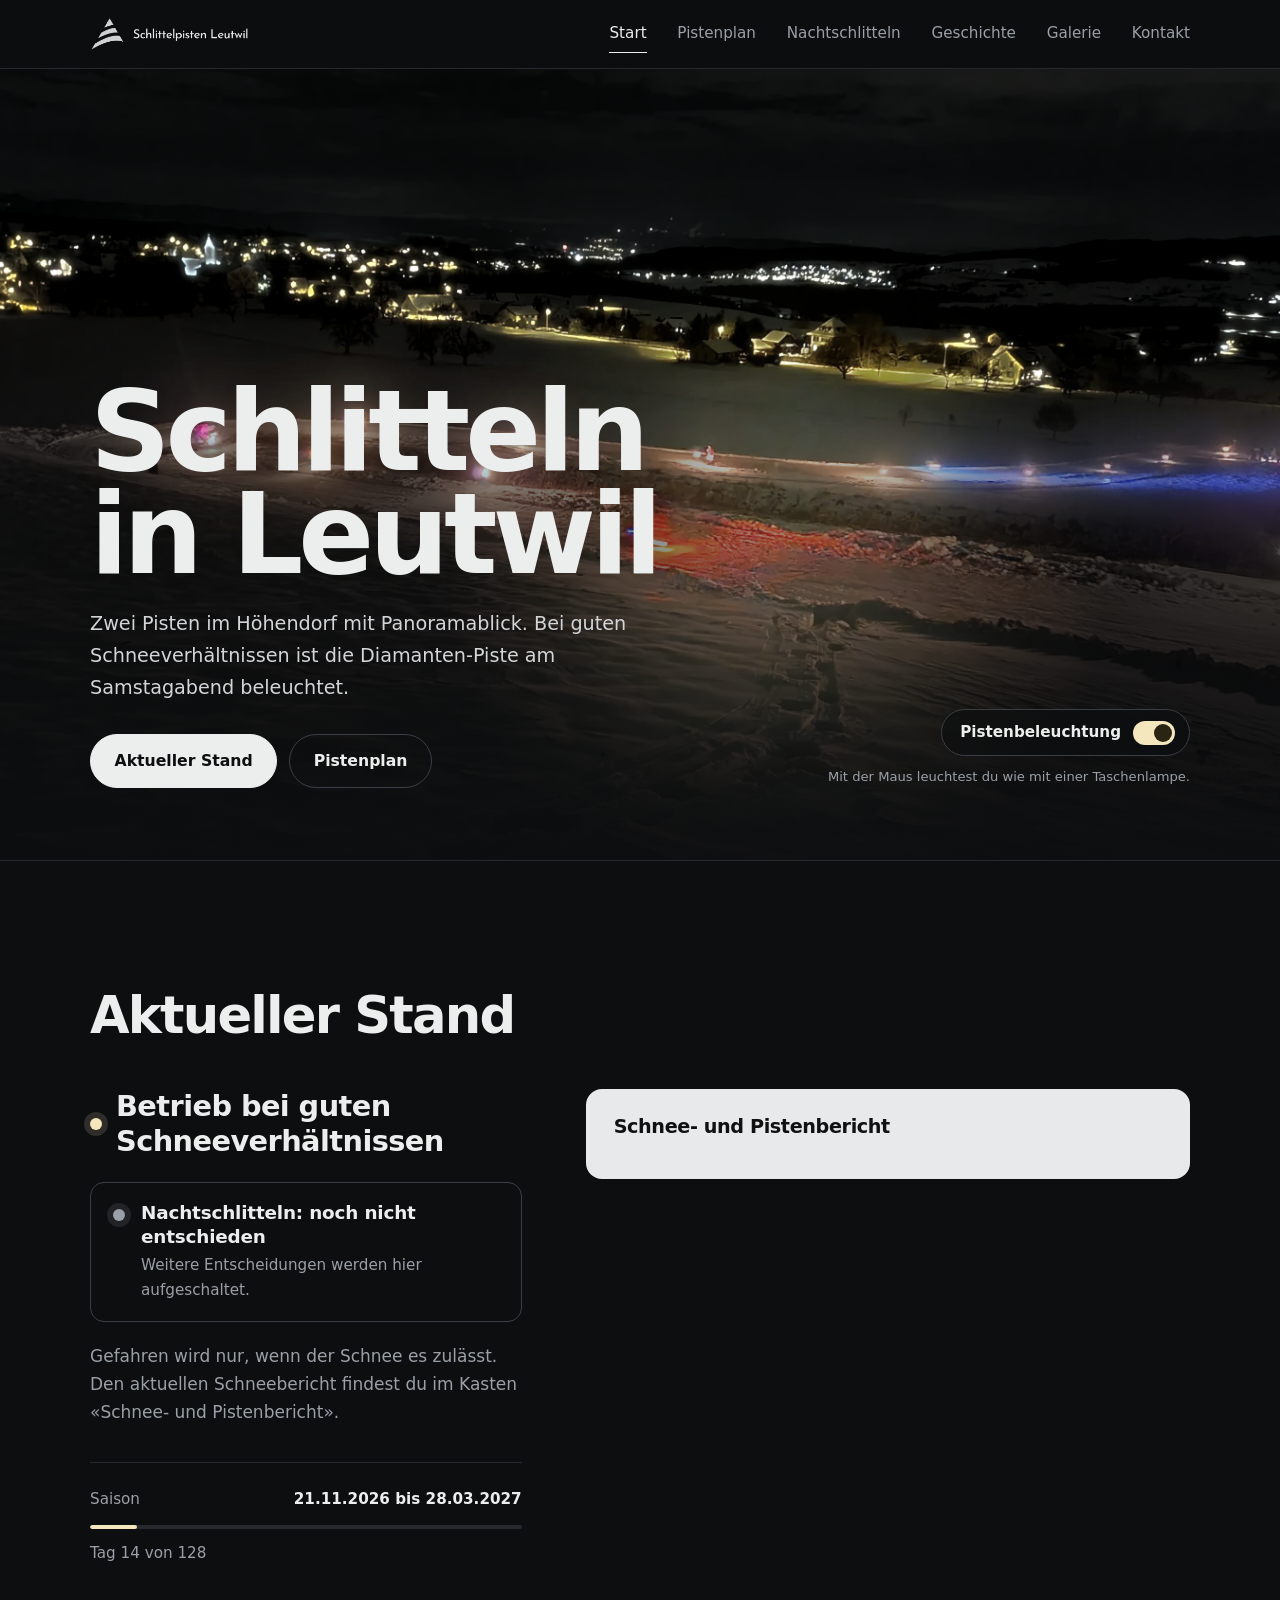
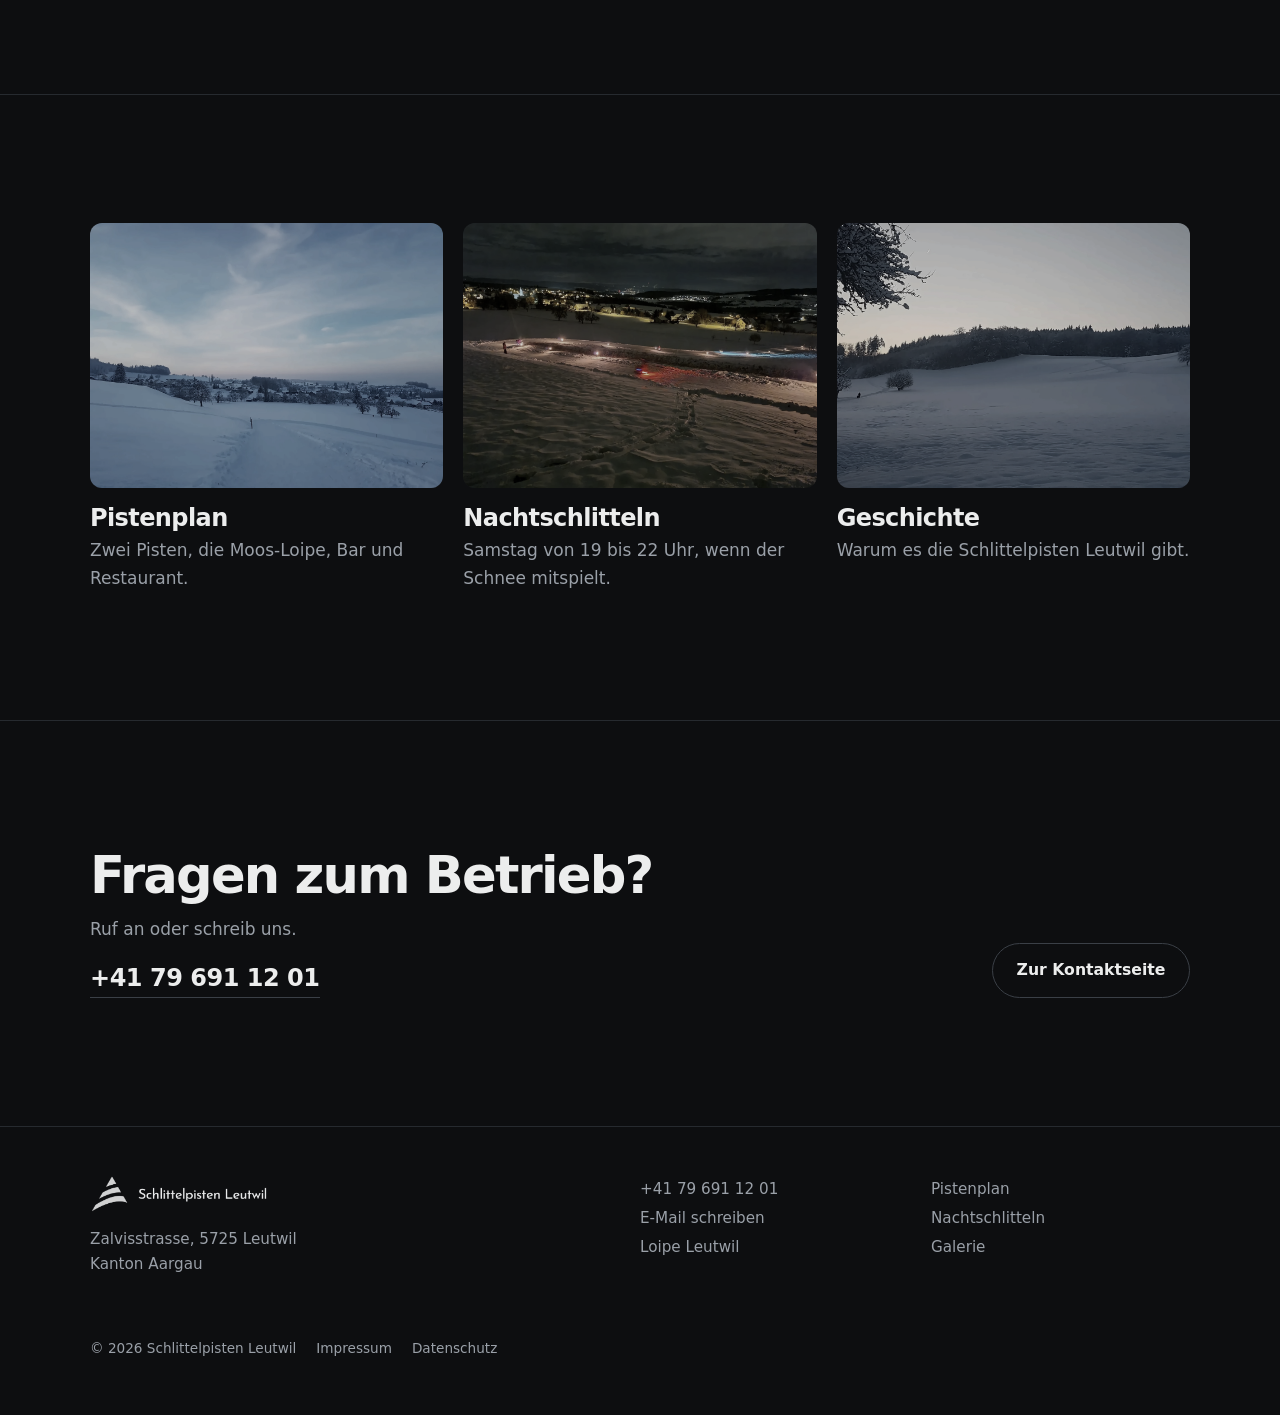
<file: index.html>
<!doctype html>
<html lang="de-CH">
<head>
<meta charset="utf-8">
<meta name="viewport" content="width=device-width,initial-scale=1">
<title>Schlittelpisten Leutwil</title>
<meta name="description" content="Zwei Schlittelpisten in Leutwil AG mit Panoramablick. Bei guten Schneeverhältnissen samstags Nachtschlitteln mit Beleuchtung.">
<meta name="theme-color" content="#0d0e10">
<meta property="og:title" content="Schlittelpisten Leutwil">
<meta property="og:description" content="Zwei Schlittelpisten in Leutwil AG mit Panoramablick. Bei guten Schneeverhältnissen samstags Nachtschlitteln mit Beleuchtung.">
<meta property="og:type" content="website">
<link rel="icon" type="image/png" href="/favicon.png">
<link rel="stylesheet" href="/style.css">
</head>
<body>
<a class="skip" href="#inhalt">Zum Inhalt springen</a>
<header class="site-header">
<div class="wrap">
<a class="brand" href="/" aria-label="Schlittelpisten Leutwil, Startseite"><img src="/logo.png" width="159" height="34" alt="Schlittelpisten Leutwil"></a>
<button class="menu-btn" type="button" aria-expanded="false" aria-controls="site-nav">Menü</button>
<nav class="nav" id="site-nav" aria-label="Hauptmenü">
<a href="/" aria-current="page">Start</a>
<a href="/pistenplan">Pistenplan</a>
<a href="/nachtschlitteln">Nachtschlitteln</a>
<a href="/geschichte">Geschichte</a>
<a href="/galerie">Galerie</a>
<a href="/kontakt">Kontakt</a>
</nav>
</div>
</header>
<main id="inhalt">

<section class="hero" data-lights="off" aria-label="Schlittelpisten Leutwil">
<div class="hero-photo">
<img class="base" src="/foto-nacht-hero.webp" width="2700" height="2025" fetchpriority="high" alt="Beleuchtete Piste am Abend mit Fackeln, im Hintergrund die Lichter des Dorfs">
<img class="lit" src="/foto-nacht-hero.webp" width="2700" height="2025" alt="" aria-hidden="true">
<div class="glow"></div>
<img class="village" src="/lichter.webp" width="2700" height="2025" alt="" aria-hidden="true">
<img class="torches" src="/fackeln.webp" width="2700" height="2025" alt="" aria-hidden="true">
</div>
<div class="wrap hero-inner">
<div>
<h1>Schlitteln<br>in Leutwil</h1>
<p class="lead">Zwei Pisten im Höhendorf mit Panoramablick. Bei guten Schneeverhältnissen ist die Diamanten-Piste am Samstagabend beleuchtet.</p>
<div class="actions">
<a class="btn btn-solid" href="#stand">Aktueller Stand</a>
<a class="btn" href="/pistenplan">Pistenplan</a>
</div>
</div>
<div class="flood-ctl">
<button class="flood-toggle" type="button" role="switch" aria-checked="false" data-switch="lights"><span>Pistenbeleuchtung</span><span class="track" aria-hidden="true"></span></button>
<span class="hint"><span class="mouse">Mit der Maus leuchtest du wie mit einer Taschenlampe.</span><span class="touch">Tippe aufs Bild, um mit der Taschenlampe zu leuchten.</span></span>
</div>
</div>
<noscript><style>.hero .torches{opacity:1!important}.hero .base{filter:brightness(.42) saturate(.3)!important}</style></noscript>
</section>

<section class="sec" id="stand" aria-labelledby="stand-h">
<div class="wrap">
<div class="sec-head"><h2 id="stand-h">Aktueller Stand</h2></div>
<div class="stand">
<div>
<p class="status"><span class="dot" aria-hidden="true"></span><span data-status>Betrieb bei guten Schneeverhältnissen</span></p>
<div class="nacht" data-nacht><span>Nachtschlitteln: noch nicht entschieden</span></div>
<p class="note" style="margin-top:20px">Gefahren wird nur, wenn der Schnee es zulässt. Den aktuellen Schneebericht findest du im Kasten «Schnee- und Pistenbericht».</p>
<div class="season">
<div class="row"><span>Saison</span><b data-season-range>21.11.2026 bis 28.03.2027</b></div>
<div class="bar" role="img" aria-label="Fortschritt der Saison"><i data-season-bar></i></div>
<div class="row" style="margin:12px 0 0"><span data-season-info></span></div>
</div>
</div>
<div class="snowcard">
<h3>Schnee- und Pistenbericht</h3>
<div id="infosnowContainer"></div>
<link rel="stylesheet" type="text/css" href="https://infosnow.ch/web-css/1.css">
<script type="text/javascript" src="https://infosnow.ch/web-js/?type=ajax&amp;lang=de&amp;saison=1&amp;xid=607"></script>
</div>
</div>
</div>
</section>

<section class="sec" aria-label="Weitere Seiten">
<div class="wrap">
<div class="tiles">
<a class="tile" href="/pistenplan">
<div class="ph"><img src="/foto-piste2.webp" width="2520" height="1889" loading="lazy" alt="Blick über die verschneite Piste auf die Dächer des Dorfs"></div>
<h3>Pistenplan</h3>
<p>Zwei Pisten, die Moos-Loipe, Bar und Restaurant.</p>
</a>
<a class="tile" href="/nachtschlitteln">
<div class="ph"><img src="/foto-nacht.webp" width="2400" height="1800" loading="lazy" alt="Beleuchtete Piste am Abend, im Hintergrund die Lichter des Dorfs"></div>
<h3>Nachtschlitteln</h3>
<p>Samstag von 19 bis 22 Uhr, wenn der Schnee mitspielt.</p>
</a>
<a class="tile" href="/geschichte">
<div class="ph"><img src="/foto-winter.webp" width="2520" height="1889" loading="lazy" alt="Verschneite Hügel am Morgen"></div>
<h3>Geschichte</h3>
<p>Warum es die Schlittelpisten Leutwil gibt.</p>
</a>
</div>
</div>
</section>

<section class="sec" aria-labelledby="k-h">
<div class="wrap strip">
<div>
<h2 id="k-h">Fragen zum Betrieb?</h2>
<p class="muted" style="margin-top:14px">Ruf an oder schreib uns.</p>
<a class="contact-big" style="margin-top:20px" href="tel:+41796911201">+41 79 691 12 01</a>
</div>
<a class="btn" href="/kontakt">Zur Kontaktseite</a>
</div>
</section>
</main>
<footer class="site-footer">
<div class="wrap">
<div>
<img src="/logo.png" width="178" height="38" alt="Schlittelpisten Leutwil">
<p>Zalvisstrasse, 5725 Leutwil</p>
<p>Kanton Aargau</p>
</div>
<div>
<a href="tel:+41796911201">+41 79 691 12 01</a>
<a href="mailto:schlittelpisten.leutwil@gmail.com">E-Mail schreiben</a>
<a href="https://loipeleutwil.ch" rel="noopener">Loipe Leutwil</a>
</div>
<div>
<a href="/pistenplan">Pistenplan</a>
<a href="/nachtschlitteln">Nachtschlitteln</a>
<a href="/galerie">Galerie</a>
</div>
<p class="small">© 2026 Schlittelpisten Leutwil<a href="/impressum">Impressum</a><a href="/datenschutz">Datenschutz</a></p>
</div>
</footer>
<script src="/status.js" defer></script>
<script src="/site.js" defer></script>
</body>
</html>
</file>
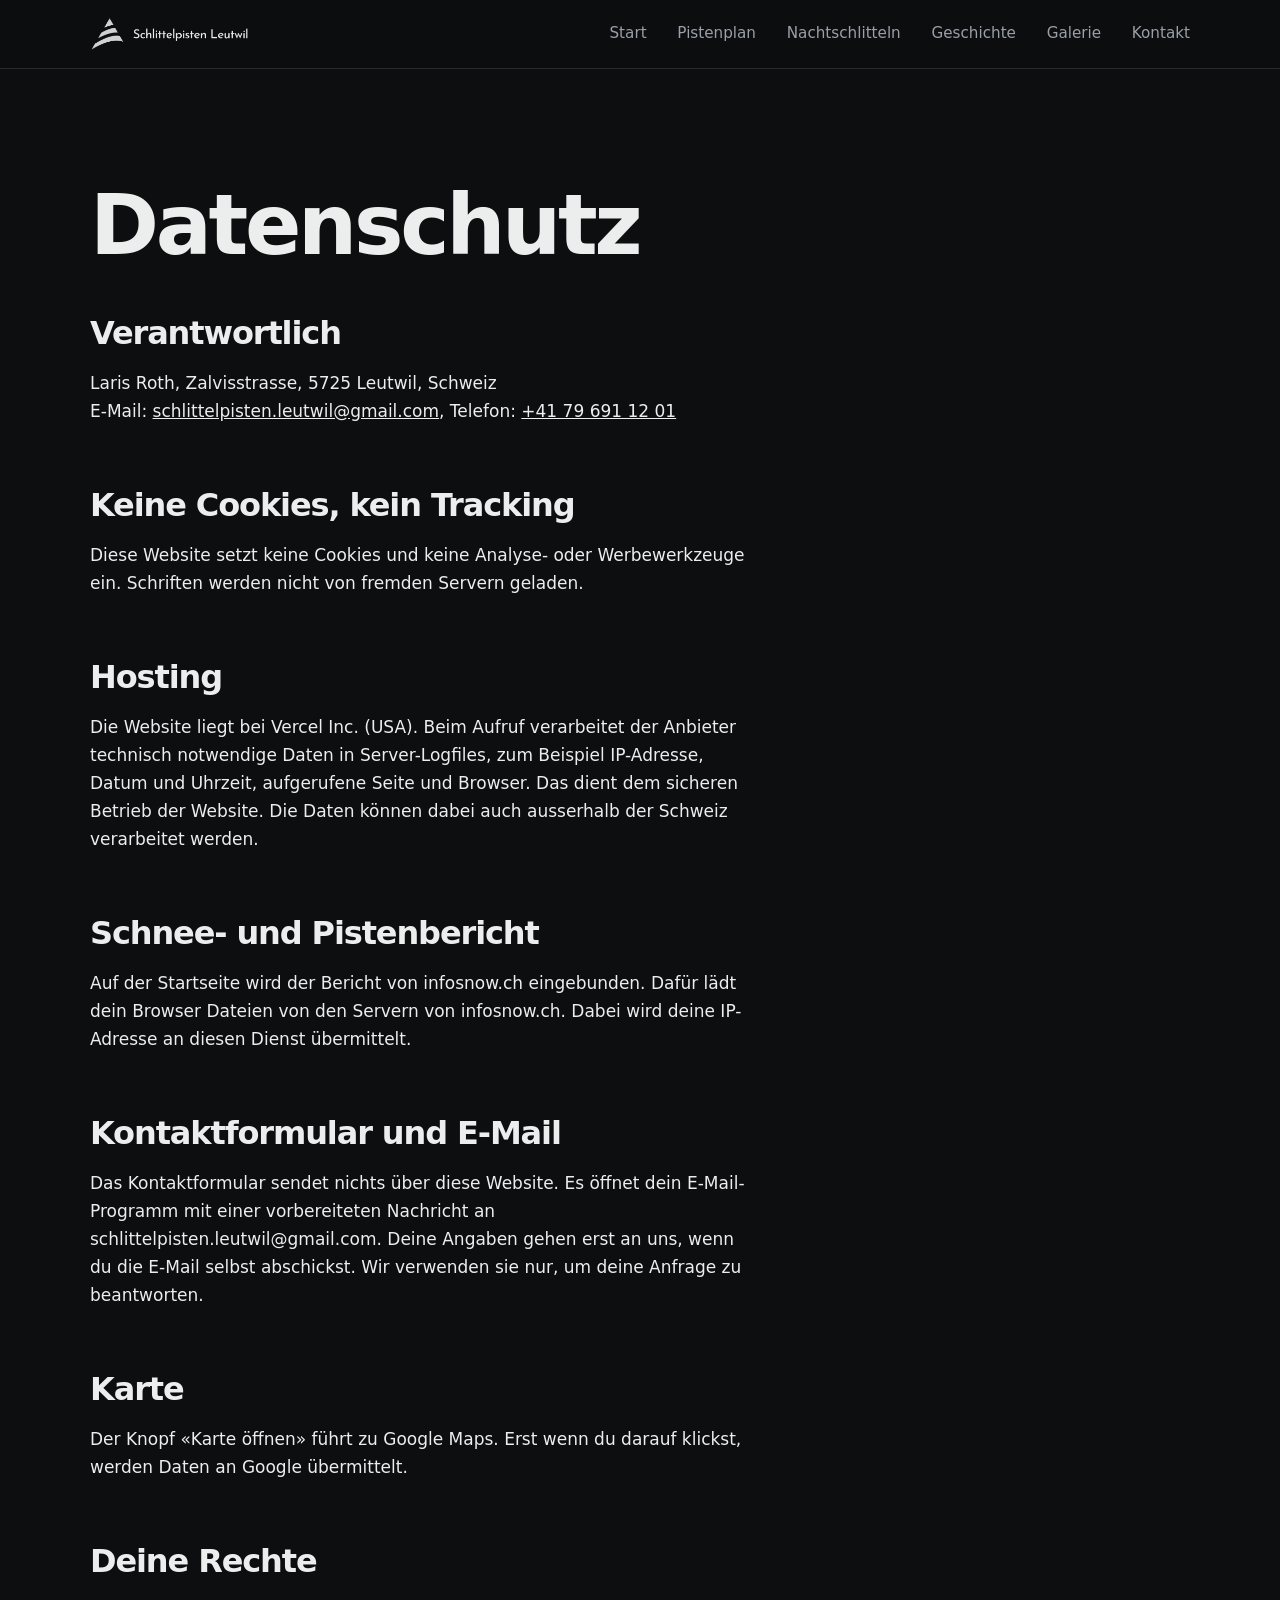
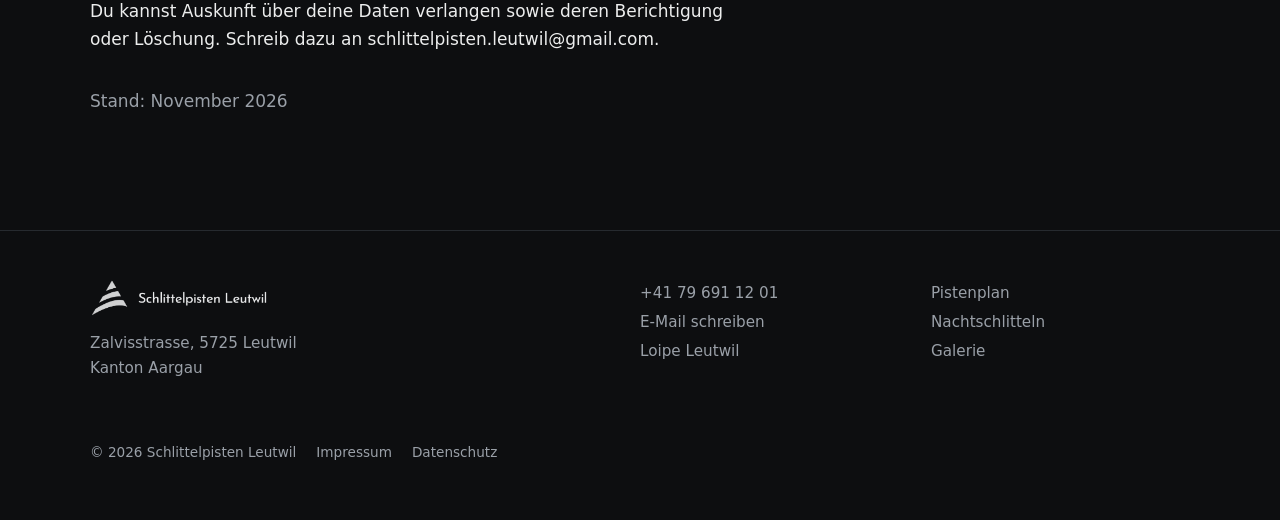
<file: datenschutz.html>
<!doctype html>
<html lang="de-CH">
<head>
<meta charset="utf-8">
<meta name="viewport" content="width=device-width,initial-scale=1">
<title>Datenschutz – Schlittelpisten Leutwil</title>
<meta name="description" content="Datenschutzerklärung der Website Schlittelpisten Leutwil.">
<meta name="theme-color" content="#0d0e10">
<meta property="og:title" content="Datenschutz – Schlittelpisten Leutwil">
<meta property="og:description" content="Datenschutzerklärung der Website Schlittelpisten Leutwil.">
<meta property="og:type" content="website">
<link rel="icon" type="image/png" href="/favicon.png">
<link rel="stylesheet" href="/style.css">
</head>
<body>
<a class="skip" href="#inhalt">Zum Inhalt springen</a>
<header class="site-header">
<div class="wrap">
<a class="brand" href="/" aria-label="Schlittelpisten Leutwil, Startseite"><img src="/logo.png" width="159" height="34" alt="Schlittelpisten Leutwil"></a>
<button class="menu-btn" type="button" aria-expanded="false" aria-controls="site-nav">Menü</button>
<nav class="nav" id="site-nav" aria-label="Hauptmenü">
<a href="/">Start</a>
<a href="/pistenplan">Pistenplan</a>
<a href="/nachtschlitteln">Nachtschlitteln</a>
<a href="/geschichte">Geschichte</a>
<a href="/galerie">Galerie</a>
<a href="/kontakt">Kontakt</a>
</nav>
</div>
</header>
<main id="inhalt">

<div class="wrap">
<div class="page-head"><h1>Datenschutz</h1></div>
<div class="prose" style="margin-bottom:clamp(64px,9vw,120px)">
<h2>Verantwortlich</h2>
<p>Laris Roth, Zalvisstrasse, 5725 Leutwil, Schweiz<br>E-Mail: <a href="mailto:schlittelpisten.leutwil@gmail.com">schlittelpisten.leutwil@gmail.com</a>, Telefon: <a href="tel:+41796911201">+41 79 691 12 01</a></p>
<h2>Keine Cookies, kein Tracking</h2>
<p>Diese Website setzt keine Cookies und keine Analyse- oder Werbewerkzeuge ein. Schriften werden nicht von fremden Servern geladen.</p>
<h2>Hosting</h2>
<p>Die Website liegt bei Vercel Inc. (USA). Beim Aufruf verarbeitet der Anbieter technisch notwendige Daten in Server-Logfiles, zum Beispiel IP-Adresse, Datum und Uhrzeit, aufgerufene Seite und Browser. Das dient dem sicheren Betrieb der Website. Die Daten können dabei auch ausserhalb der Schweiz verarbeitet werden.</p>
<h2>Schnee- und Pistenbericht</h2>
<p>Auf der Startseite wird der Bericht von infosnow.ch eingebunden. Dafür lädt dein Browser Dateien von den Servern von infosnow.ch. Dabei wird deine IP-Adresse an diesen Dienst übermittelt.</p>
<h2>Kontaktformular und E-Mail</h2>
<p>Das Kontaktformular sendet nichts über diese Website. Es öffnet dein E-Mail-Programm mit einer vorbereiteten Nachricht an schlittelpisten.leutwil@gmail.com. Deine Angaben gehen erst an uns, wenn du die E-Mail selbst abschickst. Wir verwenden sie nur, um deine Anfrage zu beantworten.</p>
<h2>Karte</h2>
<p>Der Knopf «Karte öffnen» führt zu Google Maps. Erst wenn du darauf klickst, werden Daten an Google übermittelt.</p>
<h2>Deine Rechte</h2>
<p>Du kannst Auskunft über deine Daten verlangen sowie deren Berichtigung oder Löschung. Schreib dazu an schlittelpisten.leutwil@gmail.com.</p>
<p class="muted" style="margin-top:2em">Stand: November 2026</p>
</div>
</div>
</main>
<footer class="site-footer">
<div class="wrap">
<div>
<img src="/logo.png" width="178" height="38" alt="Schlittelpisten Leutwil">
<p>Zalvisstrasse, 5725 Leutwil</p>
<p>Kanton Aargau</p>
</div>
<div>
<a href="tel:+41796911201">+41 79 691 12 01</a>
<a href="mailto:schlittelpisten.leutwil@gmail.com">E-Mail schreiben</a>
<a href="https://loipeleutwil.ch" rel="noopener">Loipe Leutwil</a>
</div>
<div>
<a href="/pistenplan">Pistenplan</a>
<a href="/nachtschlitteln">Nachtschlitteln</a>
<a href="/galerie">Galerie</a>
</div>
<p class="small">© 2026 Schlittelpisten Leutwil<a href="/impressum">Impressum</a><a href="/datenschutz">Datenschutz</a></p>
</div>
</footer>
<script src="/status.js" defer></script>
<script src="/site.js" defer></script>
</body>
</html>
</file>
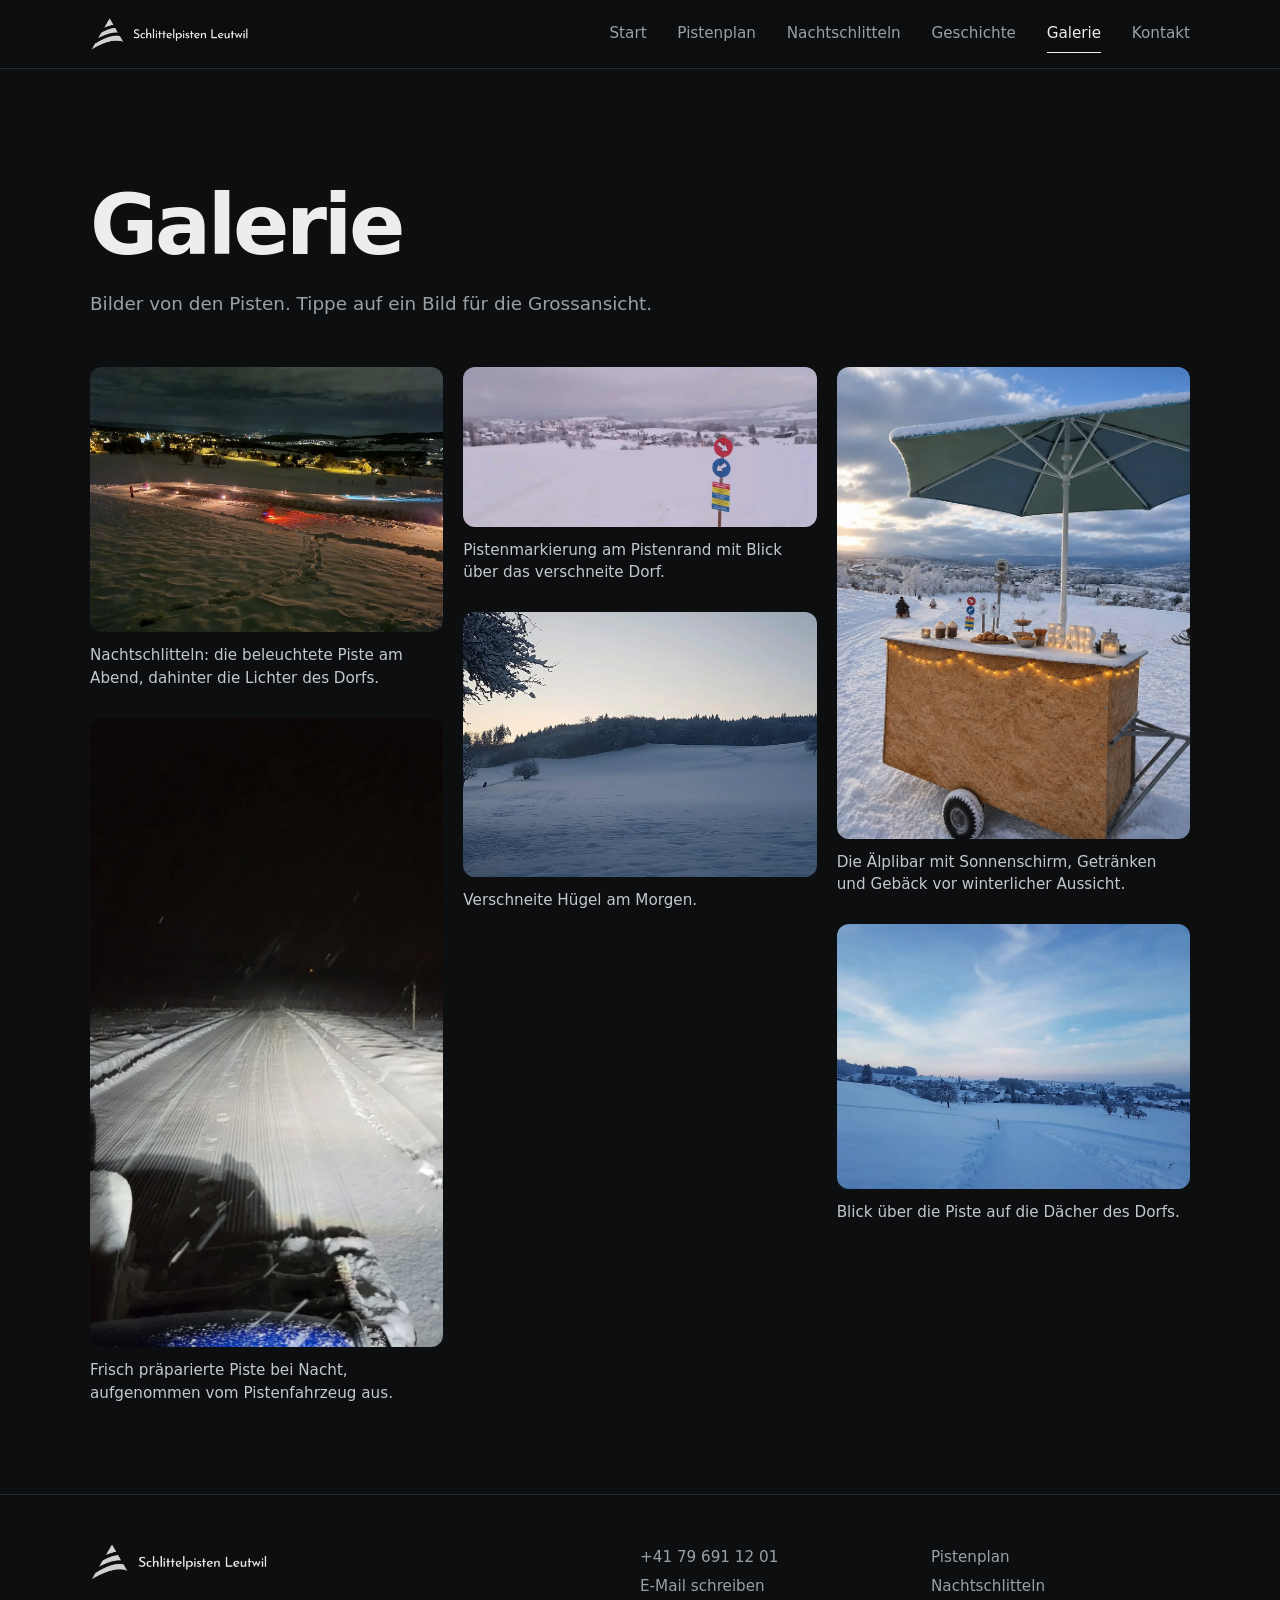
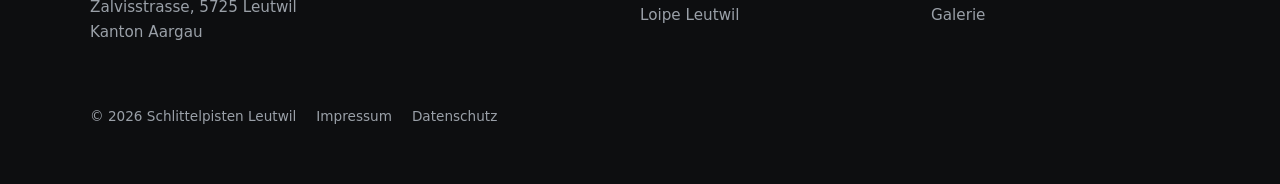
<file: galerie.html>
<!doctype html>
<html lang="de-CH">
<head>
<meta charset="utf-8">
<meta name="viewport" content="width=device-width,initial-scale=1">
<title>Galerie – Schlittelpisten Leutwil</title>
<meta name="description" content="Bilder von den Schlittelpisten Leutwil: Pisten, Nachtschlitteln, Präparierung und Älplibar.">
<meta name="theme-color" content="#0d0e10">
<meta property="og:title" content="Galerie – Schlittelpisten Leutwil">
<meta property="og:description" content="Bilder von den Schlittelpisten Leutwil: Pisten, Nachtschlitteln, Präparierung und Älplibar.">
<meta property="og:type" content="website">
<link rel="icon" type="image/png" href="/favicon.png">
<link rel="stylesheet" href="/style.css">
</head>
<body>
<a class="skip" href="#inhalt">Zum Inhalt springen</a>
<header class="site-header">
<div class="wrap">
<a class="brand" href="/" aria-label="Schlittelpisten Leutwil, Startseite"><img src="/logo.png" width="159" height="34" alt="Schlittelpisten Leutwil"></a>
<button class="menu-btn" type="button" aria-expanded="false" aria-controls="site-nav">Menü</button>
<nav class="nav" id="site-nav" aria-label="Hauptmenü">
<a href="/">Start</a>
<a href="/pistenplan">Pistenplan</a>
<a href="/nachtschlitteln">Nachtschlitteln</a>
<a href="/geschichte">Geschichte</a>
<a href="/galerie" aria-current="page">Galerie</a>
<a href="/kontakt">Kontakt</a>
</nav>
</div>
</header>
<main id="inhalt">

<div class="wrap">
<div class="page-head">
<h1>Galerie</h1>
<p class="lead">Bilder von den Pisten. Tippe auf ein Bild für die Grossansicht.</p>
</div>
<div class="gallery" style="padding-bottom:clamp(48px,7vw,96px)">
<figure><button class="g-open" type="button" data-lb data-full="/foto-nacht.webp" data-alt="Beleuchtete Piste am Abend" data-cap="Nachtschlitteln: die beleuchtete Piste am Abend, dahinter die Lichter des Dorfs."><img src="/foto-nacht.webp" width="2400" height="1800" loading="lazy" alt="Beleuchtete Piste am Abend"></button><figcaption>Nachtschlitteln: die beleuchtete Piste am Abend, dahinter die Lichter des Dorfs.</figcaption></figure>
<figure><button class="g-open" type="button" data-lb data-full="/foto-praeparation.webp" data-alt="Frisch präparierte Piste bei Nacht" data-cap="Frisch präparierte Piste bei Nacht, aufgenommen vom Pistenfahrzeug aus."><img src="/foto-praeparation.webp" width="1416" height="2520" loading="lazy" alt="Frisch präparierte Piste bei Nacht"></button><figcaption>Frisch präparierte Piste bei Nacht, aufgenommen vom Pistenfahrzeug aus.</figcaption></figure>
<figure><button class="g-open" type="button" data-lb data-full="/foto-banner.webp" data-alt="Pistenmarkierung mit Blick ins Tal" data-cap="Pistenmarkierung am Pistenrand mit Blick über das verschneite Dorf."><img src="/foto-banner.webp" width="2400" height="1081" loading="lazy" alt="Pistenmarkierung mit Blick ins Tal"></button><figcaption>Pistenmarkierung am Pistenrand mit Blick über das verschneite Dorf.</figcaption></figure>
<figure><button class="g-open" type="button" data-lb data-full="/foto-winter.webp" data-alt="Verschneite Hügel am Morgen" data-cap="Verschneite Hügel am Morgen."><img src="/foto-winter.webp" width="2520" height="1889" loading="lazy" alt="Verschneite Hügel am Morgen"></button><figcaption>Verschneite Hügel am Morgen.</figcaption></figure>
<figure><button class="g-open" type="button" data-lb data-full="/foto-bar.webp" data-alt="Älplibar-Anhänger mit Sonnenschirm" data-cap="Die Älplibar mit Sonnenschirm, Getränken und Gebäck vor winterlicher Aussicht."><img src="/foto-bar.webp" width="1520" height="2027" loading="lazy" alt="Älplibar-Anhänger mit Sonnenschirm"></button><figcaption>Die Älplibar mit Sonnenschirm, Getränken und Gebäck vor winterlicher Aussicht.</figcaption></figure>
<figure><button class="g-open" type="button" data-lb data-full="/foto-piste2.webp" data-alt="Blick über die Piste auf die Dächer" data-cap="Blick über die Piste auf die Dächer des Dorfs."><img src="/foto-piste2.webp" width="2520" height="1889" loading="lazy" alt="Blick über die Piste auf die Dächer"></button><figcaption>Blick über die Piste auf die Dächer des Dorfs.</figcaption></figure>
</div>
</div>
<div class="lb" id="lightbox" hidden role="dialog" aria-modal="true" aria-label="Bildansicht">
<button class="lb-close" type="button" aria-label="Schliessen">&times;</button>
<button class="lb-prev" type="button" aria-label="Vorheriges Bild">&lsaquo;</button>
<figure><img alt=""><figcaption></figcaption></figure>
<button class="lb-next" type="button" aria-label="Nächstes Bild">&rsaquo;</button>
</div>
</main>
<footer class="site-footer">
<div class="wrap">
<div>
<img src="/logo.png" width="178" height="38" alt="Schlittelpisten Leutwil">
<p>Zalvisstrasse, 5725 Leutwil</p>
<p>Kanton Aargau</p>
</div>
<div>
<a href="tel:+41796911201">+41 79 691 12 01</a>
<a href="mailto:schlittelpisten.leutwil@gmail.com">E-Mail schreiben</a>
<a href="https://loipeleutwil.ch" rel="noopener">Loipe Leutwil</a>
</div>
<div>
<a href="/pistenplan">Pistenplan</a>
<a href="/nachtschlitteln">Nachtschlitteln</a>
<a href="/galerie">Galerie</a>
</div>
<p class="small">© 2026 Schlittelpisten Leutwil<a href="/impressum">Impressum</a><a href="/datenschutz">Datenschutz</a></p>
</div>
</footer>
<script src="/status.js" defer></script>
<script src="/site.js" defer></script>
</body>
</html>
</file>
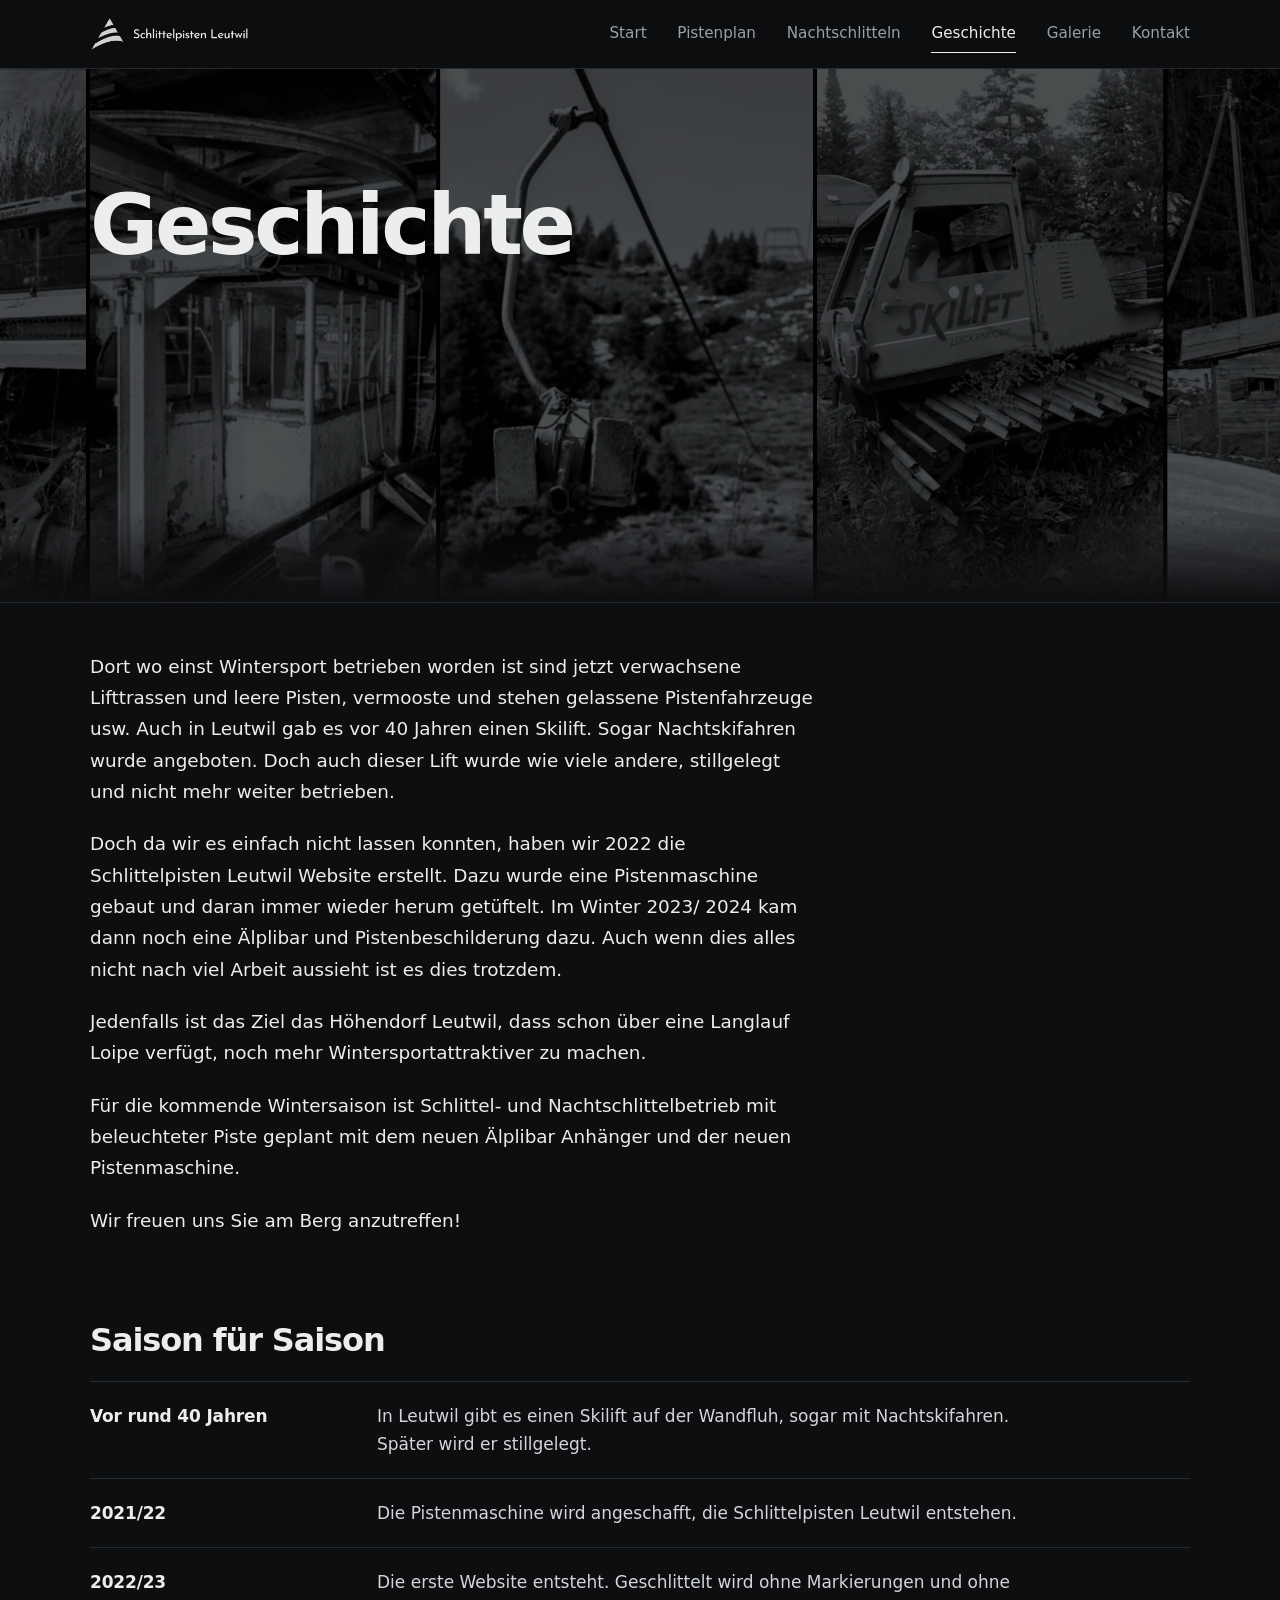
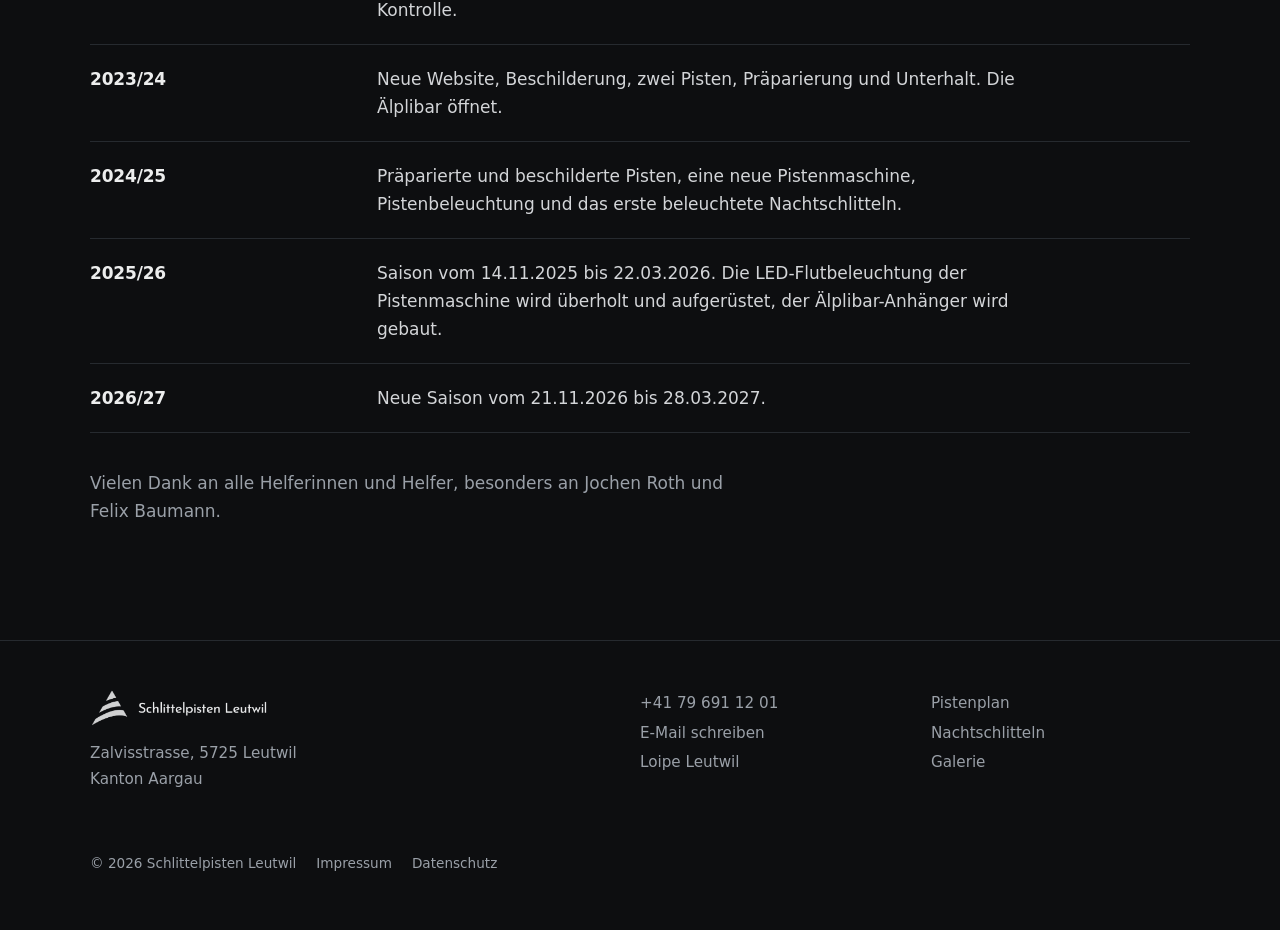
<file: geschichte.html>
<!doctype html>
<html lang="de-CH">
<head>
<meta charset="utf-8">
<meta name="viewport" content="width=device-width,initial-scale=1">
<title>Geschichte – Schlittelpisten Leutwil</title>
<meta name="description" content="Warum es die Schlittelpisten Leutwil gibt: vom stillgelegten Skilift zu zwei präparierten Pisten mit Älplibar und Nachtschlitteln.">
<meta name="theme-color" content="#0d0e10">
<meta property="og:title" content="Geschichte – Schlittelpisten Leutwil">
<meta property="og:description" content="Warum es die Schlittelpisten Leutwil gibt: vom stillgelegten Skilift zu zwei präparierten Pisten mit Älplibar und Nachtschlitteln.">
<meta property="og:type" content="website">
<link rel="icon" type="image/png" href="/favicon.png">
<link rel="stylesheet" href="/style.css">
</head>
<body>
<a class="skip" href="#inhalt">Zum Inhalt springen</a>
<header class="site-header">
<div class="wrap">
<a class="brand" href="/" aria-label="Schlittelpisten Leutwil, Startseite"><img src="/logo.png" width="159" height="34" alt="Schlittelpisten Leutwil"></a>
<button class="menu-btn" type="button" aria-expanded="false" aria-controls="site-nav">Menü</button>
<nav class="nav" id="site-nav" aria-label="Hauptmenü">
<a href="/">Start</a>
<a href="/pistenplan">Pistenplan</a>
<a href="/nachtschlitteln">Nachtschlitteln</a>
<a href="/geschichte" aria-current="page">Geschichte</a>
<a href="/galerie">Galerie</a>
<a href="/kontakt">Kontakt</a>
</nav>
</div>
</header>
<main id="inhalt">

<div class="lost-hero">
<img class="lost" src="/foto-lostplace.webp" width="2424" height="800" alt="" aria-hidden="true">
<div class="wrap"><div class="page-head"><h1>Geschichte</h1></div></div>
</div>
<div class="wrap">
<div class="prose story" style="margin-top:clamp(24px,4vw,48px)" id="geschichte-text">
<p>Dort wo einst Wintersport betrieben worden ist sind jetzt verwachsene Lifttrassen und leere Pisten, vermooste und stehen gelassene Pistenfahrzeuge usw. Auch in Leutwil gab es vor 40 Jahren einen Skilift. Sogar Nachtskifahren wurde angeboten. Doch auch dieser Lift wurde wie viele andere, stillgelegt und nicht mehr weiter betrieben.</p>
<p>Doch da wir es einfach nicht lassen konnten, haben wir 2022 die Schlittelpisten Leutwil Website erstellt. Dazu wurde eine Pistenmaschine gebaut und daran immer wieder herum getüftelt. Im Winter 2023/ 2024 kam dann noch eine Älplibar und Pistenbeschilderung dazu. Auch wenn dies alles nicht nach viel Arbeit aussieht ist es dies trotzdem.</p>
<p>Jedenfalls ist das Ziel das Höhendorf Leutwil, dass schon über eine Langlauf Loipe verfügt, noch mehr Wintersportattraktiver zu machen.</p>
<p>Für die kommende Wintersaison ist Schlittel- und Nachtschlittelbetrieb mit beleuchteter Piste geplant mit dem neuen Älplibar Anhänger und der neuen Pistenmaschine.</p>
<p>Wir freuen uns Sie am Berg anzutreffen!</p>
</div>
<h2 style="font-size:clamp(1.5rem,3vw,2rem);margin:clamp(48px,7vw,88px) 0 24px">Saison für Saison</h2>
<ol class="timeline">
<li><span class="y">Vor rund 40 Jahren</span><span class="t">In Leutwil gibt es einen Skilift auf der Wandfluh, sogar mit Nachtskifahren. Später wird er stillgelegt.</span></li>
<li><span class="y">2021/22</span><span class="t">Die Pistenmaschine wird angeschafft, die Schlittelpisten Leutwil entstehen.</span></li>
<li><span class="y">2022/23</span><span class="t">Die erste Website entsteht. Geschlittelt wird ohne Markierungen und ohne Kontrolle.</span></li>
<li><span class="y">2023/24</span><span class="t">Neue Website, Beschilderung, zwei Pisten, Präparierung und Unterhalt. Die Älplibar öffnet.</span></li>
<li><span class="y">2024/25</span><span class="t">Präparierte und beschilderte Pisten, eine neue Pistenmaschine, Pistenbeleuchtung und das erste beleuchtete Nachtschlitteln.</span></li>
<li><span class="y">2025/26</span><span class="t">Saison vom 14.11.2025 bis 22.03.2026. Die LED-Flutbeleuchtung der Pistenmaschine wird überholt und aufgerüstet, der Älplibar-Anhänger wird gebaut.</span></li>
<li><span class="y">2026/27</span><span class="t">Neue Saison vom 21.11.2026 bis 28.03.2027.</span></li>
</ol>
<p class="thanks" style="margin-bottom:clamp(64px,9vw,120px)">Vielen Dank an alle Helferinnen und Helfer, besonders an Jochen Roth und Felix Baumann.</p>
</div>
</main>
<footer class="site-footer">
<div class="wrap">
<div>
<img src="/logo.png" width="178" height="38" alt="Schlittelpisten Leutwil">
<p>Zalvisstrasse, 5725 Leutwil</p>
<p>Kanton Aargau</p>
</div>
<div>
<a href="tel:+41796911201">+41 79 691 12 01</a>
<a href="mailto:schlittelpisten.leutwil@gmail.com">E-Mail schreiben</a>
<a href="https://loipeleutwil.ch" rel="noopener">Loipe Leutwil</a>
</div>
<div>
<a href="/pistenplan">Pistenplan</a>
<a href="/nachtschlitteln">Nachtschlitteln</a>
<a href="/galerie">Galerie</a>
</div>
<p class="small">© 2026 Schlittelpisten Leutwil<a href="/impressum">Impressum</a><a href="/datenschutz">Datenschutz</a></p>
</div>
</footer>
<script src="/status.js" defer></script>
<script src="/site.js" defer></script>
</body>
</html>
</file>
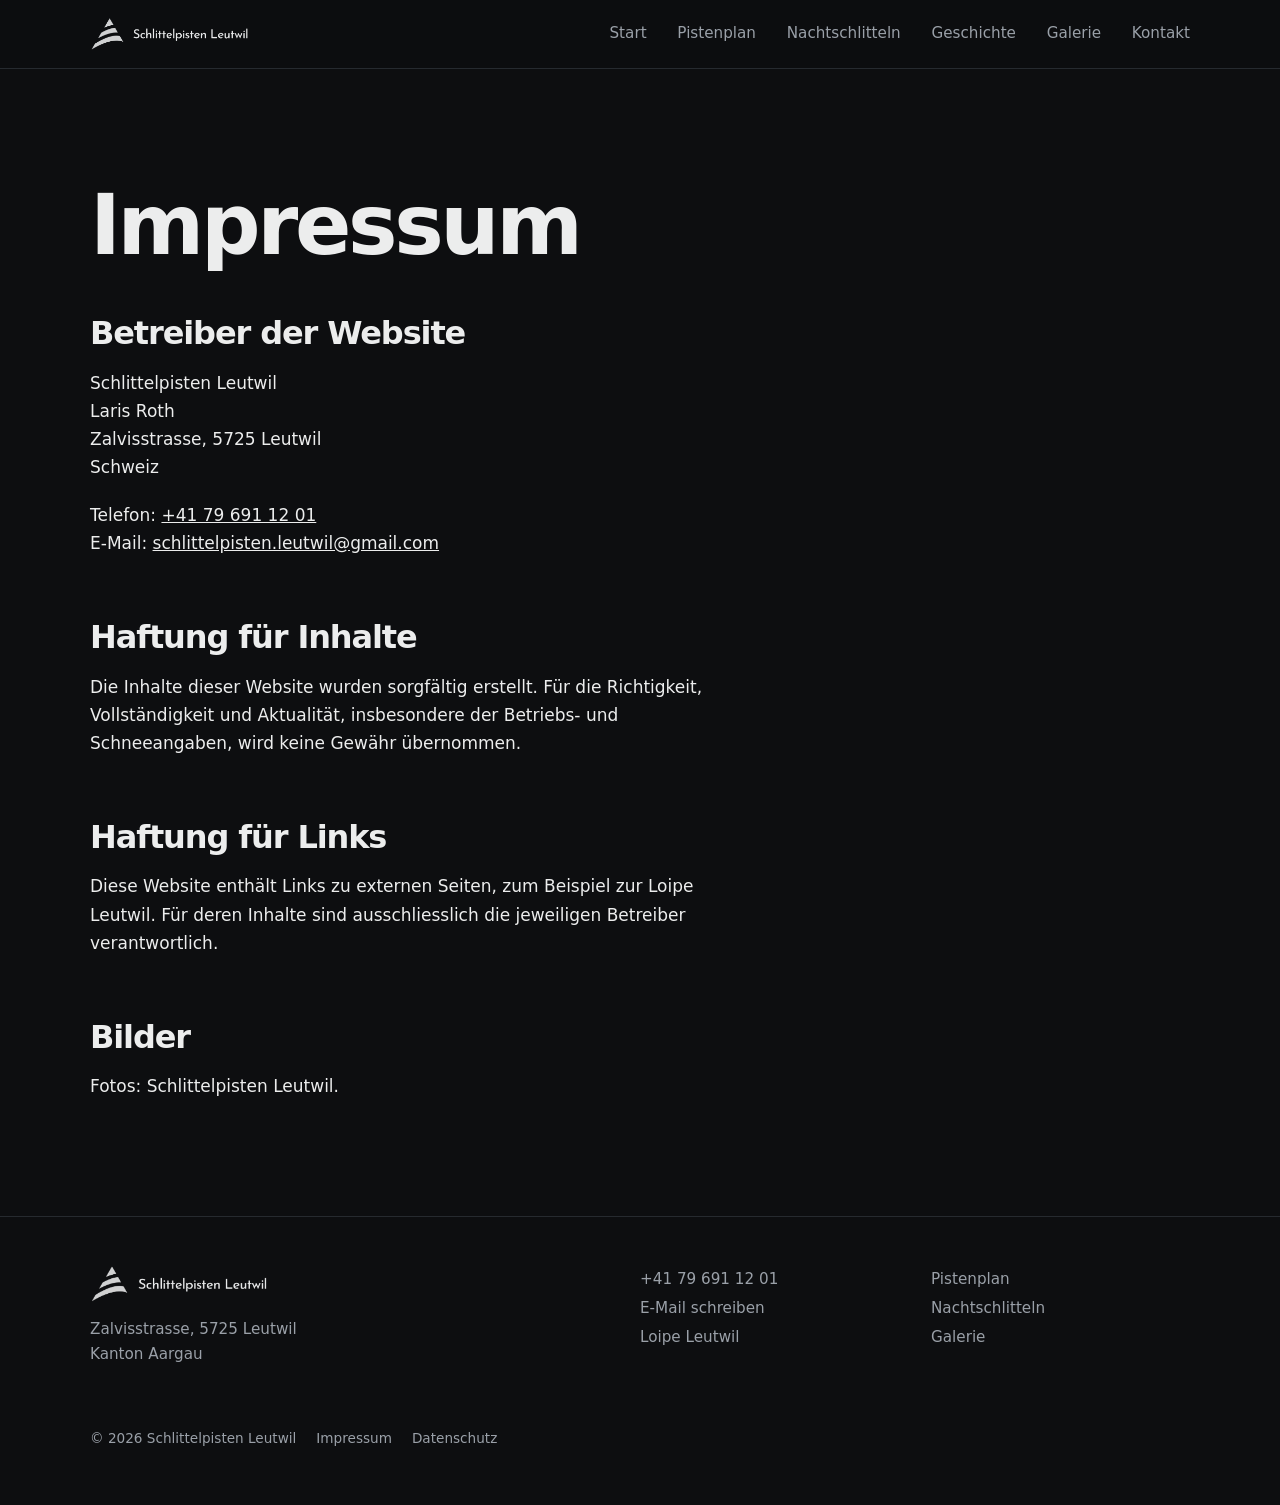
<file: impressum.html>
<!doctype html>
<html lang="de-CH">
<head>
<meta charset="utf-8">
<meta name="viewport" content="width=device-width,initial-scale=1">
<title>Impressum – Schlittelpisten Leutwil</title>
<meta name="description" content="Impressum der Website Schlittelpisten Leutwil.">
<meta name="theme-color" content="#0d0e10">
<meta property="og:title" content="Impressum – Schlittelpisten Leutwil">
<meta property="og:description" content="Impressum der Website Schlittelpisten Leutwil.">
<meta property="og:type" content="website">
<link rel="icon" type="image/png" href="/favicon.png">
<link rel="stylesheet" href="/style.css">
</head>
<body>
<a class="skip" href="#inhalt">Zum Inhalt springen</a>
<header class="site-header">
<div class="wrap">
<a class="brand" href="/" aria-label="Schlittelpisten Leutwil, Startseite"><img src="/logo.png" width="159" height="34" alt="Schlittelpisten Leutwil"></a>
<button class="menu-btn" type="button" aria-expanded="false" aria-controls="site-nav">Menü</button>
<nav class="nav" id="site-nav" aria-label="Hauptmenü">
<a href="/">Start</a>
<a href="/pistenplan">Pistenplan</a>
<a href="/nachtschlitteln">Nachtschlitteln</a>
<a href="/geschichte">Geschichte</a>
<a href="/galerie">Galerie</a>
<a href="/kontakt">Kontakt</a>
</nav>
</div>
</header>
<main id="inhalt">

<div class="wrap">
<div class="page-head"><h1>Impressum</h1></div>
<div class="prose" style="margin-bottom:clamp(64px,9vw,120px)">
<h2>Betreiber der Website</h2>
<p>Schlittelpisten Leutwil<br>Laris Roth<br>Zalvisstrasse, 5725 Leutwil<br>Schweiz</p>
<p>Telefon: <a href="tel:+41796911201">+41 79 691 12 01</a><br>E-Mail: <a href="mailto:schlittelpisten.leutwil@gmail.com">schlittelpisten.leutwil@gmail.com</a></p>
<h2>Haftung für Inhalte</h2>
<p>Die Inhalte dieser Website wurden sorgfältig erstellt. Für die Richtigkeit, Vollständigkeit und Aktualität, insbesondere der Betriebs- und Schneeangaben, wird keine Gewähr übernommen.</p>
<h2>Haftung für Links</h2>
<p>Diese Website enthält Links zu externen Seiten, zum Beispiel zur Loipe Leutwil. Für deren Inhalte sind ausschliesslich die jeweiligen Betreiber verantwortlich.</p>
<h2>Bilder</h2>
<p>Fotos: Schlittelpisten Leutwil.</p>
</div>
</div>
</main>
<footer class="site-footer">
<div class="wrap">
<div>
<img src="/logo.png" width="178" height="38" alt="Schlittelpisten Leutwil">
<p>Zalvisstrasse, 5725 Leutwil</p>
<p>Kanton Aargau</p>
</div>
<div>
<a href="tel:+41796911201">+41 79 691 12 01</a>
<a href="mailto:schlittelpisten.leutwil@gmail.com">E-Mail schreiben</a>
<a href="https://loipeleutwil.ch" rel="noopener">Loipe Leutwil</a>
</div>
<div>
<a href="/pistenplan">Pistenplan</a>
<a href="/nachtschlitteln">Nachtschlitteln</a>
<a href="/galerie">Galerie</a>
</div>
<p class="small">© 2026 Schlittelpisten Leutwil<a href="/impressum">Impressum</a><a href="/datenschutz">Datenschutz</a></p>
</div>
</footer>
<script src="/status.js" defer></script>
<script src="/site.js" defer></script>
</body>
</html>
</file>
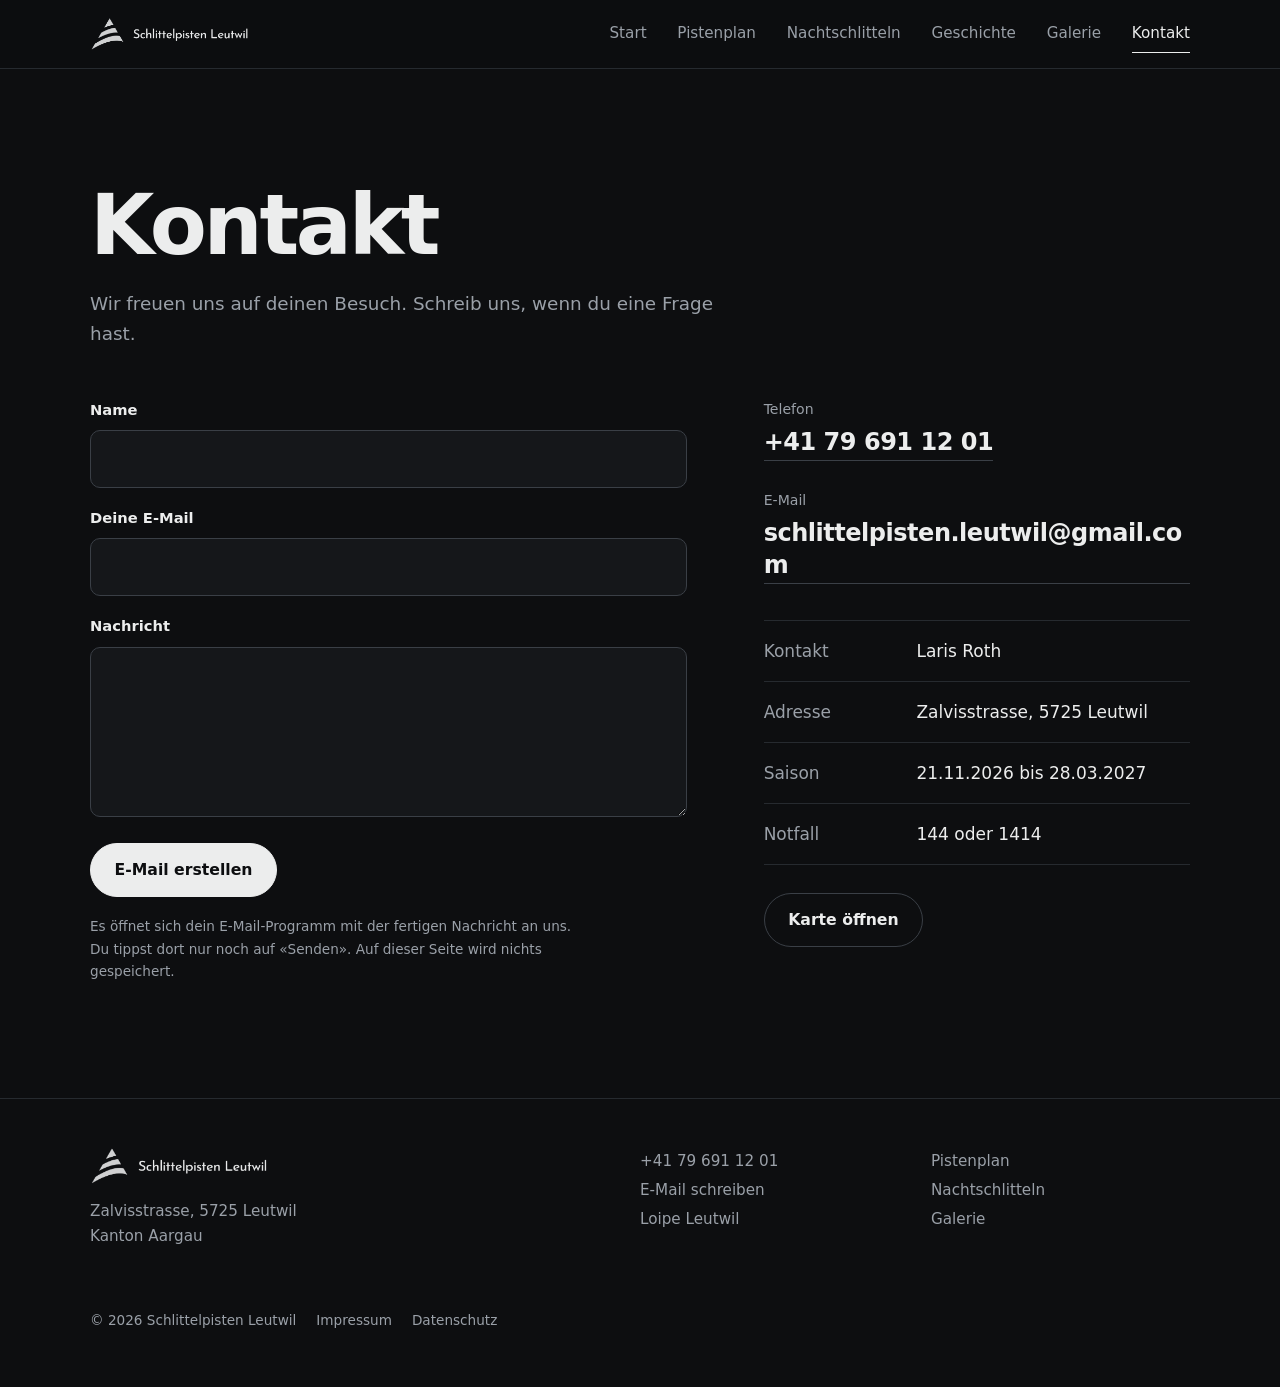
<file: kontakt.html>
<!doctype html>
<html lang="de-CH">
<head>
<meta charset="utf-8">
<meta name="viewport" content="width=device-width,initial-scale=1">
<title>Kontakt – Schlittelpisten Leutwil</title>
<meta name="description" content="Kontakt zu den Schlittelpisten Leutwil: Nachricht schreiben, Telefon, E-Mail und Adresse in Leutwil AG.">
<meta name="theme-color" content="#0d0e10">
<meta property="og:title" content="Kontakt – Schlittelpisten Leutwil">
<meta property="og:description" content="Kontakt zu den Schlittelpisten Leutwil: Nachricht schreiben, Telefon, E-Mail und Adresse in Leutwil AG.">
<meta property="og:type" content="website">
<link rel="icon" type="image/png" href="/favicon.png">
<link rel="stylesheet" href="/style.css">
</head>
<body>
<a class="skip" href="#inhalt">Zum Inhalt springen</a>
<header class="site-header">
<div class="wrap">
<a class="brand" href="/" aria-label="Schlittelpisten Leutwil, Startseite"><img src="/logo.png" width="159" height="34" alt="Schlittelpisten Leutwil"></a>
<button class="menu-btn" type="button" aria-expanded="false" aria-controls="site-nav">Menü</button>
<nav class="nav" id="site-nav" aria-label="Hauptmenü">
<a href="/">Start</a>
<a href="/pistenplan">Pistenplan</a>
<a href="/nachtschlitteln">Nachtschlitteln</a>
<a href="/geschichte">Geschichte</a>
<a href="/galerie">Galerie</a>
<a href="/kontakt" aria-current="page">Kontakt</a>
</nav>
</div>
</header>
<main id="inhalt">

<div class="wrap">
<div class="page-head">
<h1>Kontakt</h1>
<p class="lead">Wir freuen uns auf deinen Besuch. Schreib uns, wenn du eine Frage hast.</p>
</div>
<div class="contact-grid">
<form class="form" id="kontaktform" action="mailto:schlittelpisten.leutwil@gmail.com" method="post" enctype="text/plain">
<div class="field"><label for="f-name">Name</label><input id="f-name" name="name" type="text" autocomplete="name" required></div>
<div class="field"><label for="f-mail">Deine E-Mail</label><input id="f-mail" name="email" type="email" autocomplete="email" required></div>
<div class="field"><label for="f-msg">Nachricht</label><textarea id="f-msg" name="message" required></textarea></div>
<button class="btn btn-solid" type="submit">E-Mail erstellen</button>
<p class="form-msg" role="status" tabindex="-1" hidden></p>
<p class="form-note">Es öffnet sich dein E-Mail-Programm mit der fertigen Nachricht an uns. Du tippst dort nur noch auf «Senden». Auf dieser Seite wird nichts gespeichert.</p>
</form>
<div class="contact-info">
<div class="block"><p class="cap">Telefon</p><a class="contact-big" href="tel:+41796911201">+41 79 691 12 01</a></div>
<div class="block"><p class="cap">E-Mail</p><a class="contact-big" href="mailto:schlittelpisten.leutwil@gmail.com">schlittelpisten.leutwil@gmail.com</a></div>
<dl class="facts" style="margin-top:36px">
<div><dt>Kontakt</dt><dd>Laris Roth</dd></div>
<div><dt>Adresse</dt><dd>Zalvisstrasse, 5725 Leutwil</dd></div>
<div><dt>Saison</dt><dd data-season-range>21.11.2026 bis 28.03.2027</dd></div>
<div><dt>Notfall</dt><dd>144 oder 1414</dd></div>
</dl>
<p style="margin-top:28px"><a class="btn" href="https://www.google.com/maps/search/?api=1&query=Schlittelpisten+Leutwil+5725+Leutwil" rel="noopener" target="_blank">Karte öffnen</a></p>
</div>
</div>
</div>
</main>
<footer class="site-footer">
<div class="wrap">
<div>
<img src="/logo.png" width="178" height="38" alt="Schlittelpisten Leutwil">
<p>Zalvisstrasse, 5725 Leutwil</p>
<p>Kanton Aargau</p>
</div>
<div>
<a href="tel:+41796911201">+41 79 691 12 01</a>
<a href="mailto:schlittelpisten.leutwil@gmail.com">E-Mail schreiben</a>
<a href="https://loipeleutwil.ch" rel="noopener">Loipe Leutwil</a>
</div>
<div>
<a href="/pistenplan">Pistenplan</a>
<a href="/nachtschlitteln">Nachtschlitteln</a>
<a href="/galerie">Galerie</a>
</div>
<p class="small">© 2026 Schlittelpisten Leutwil<a href="/impressum">Impressum</a><a href="/datenschutz">Datenschutz</a></p>
</div>
</footer>
<script src="/status.js" defer></script>
<script src="/site.js" defer></script>
</body>
</html>
</file>
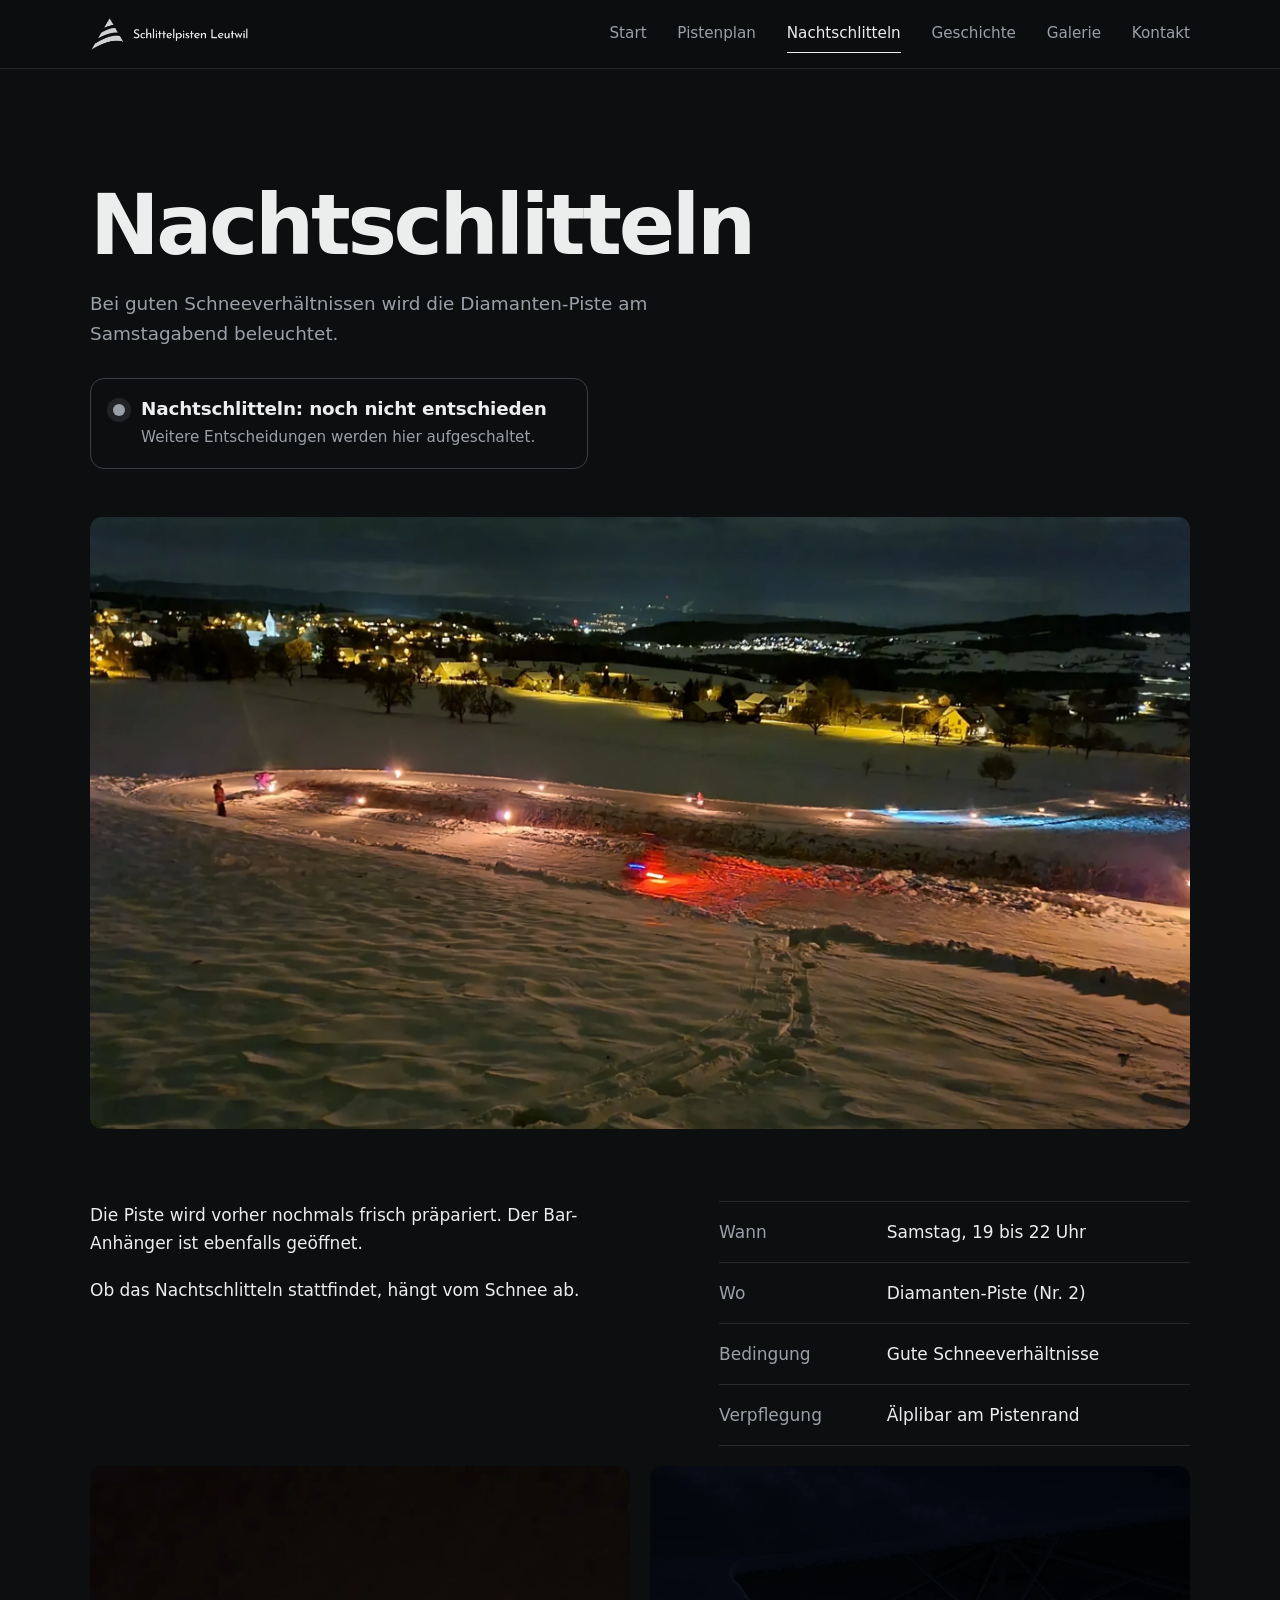
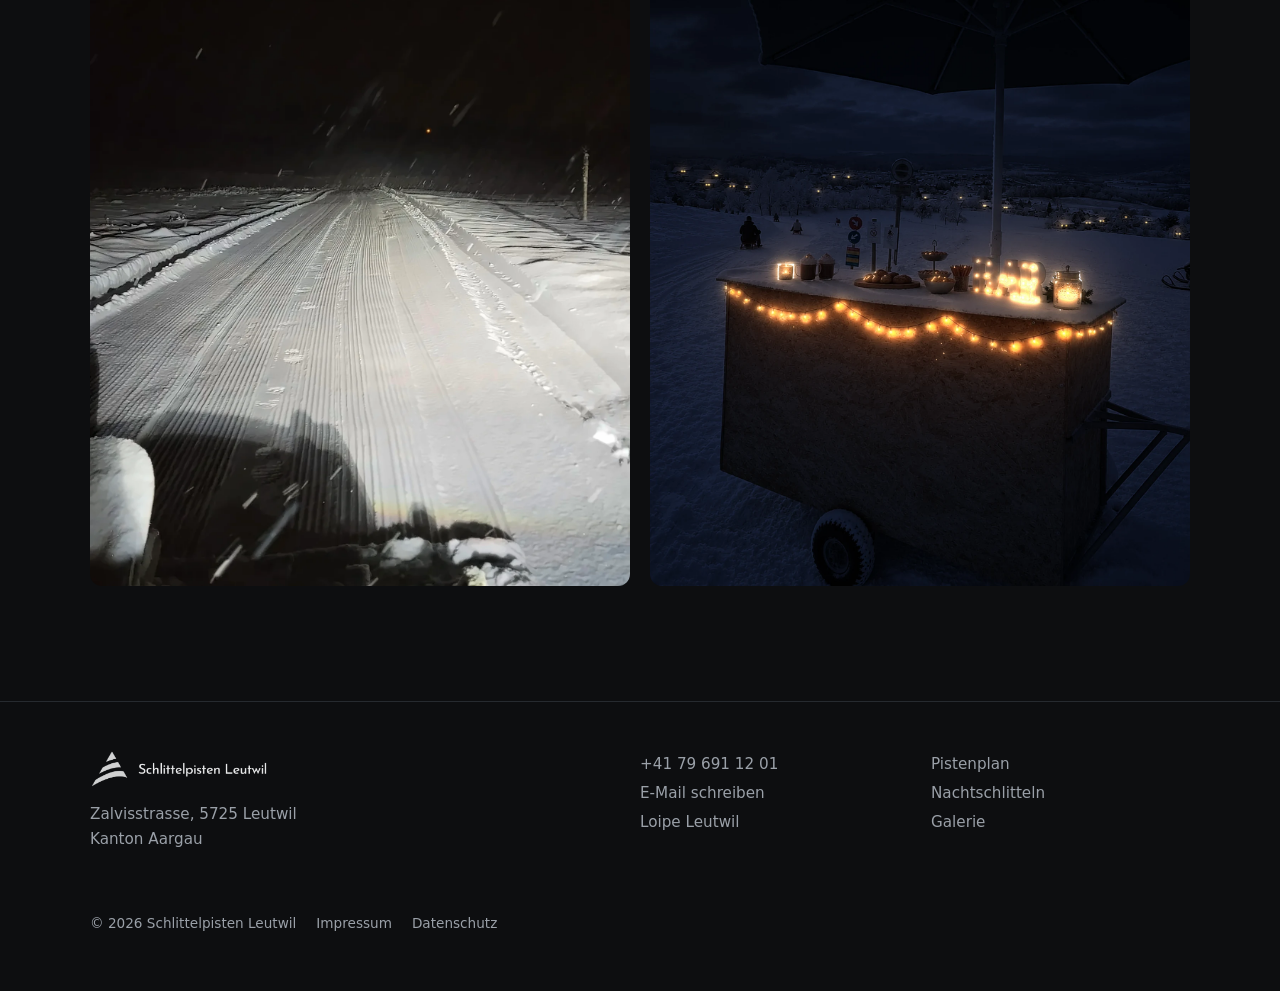
<file: nachtschlitteln.html>
<!doctype html>
<html lang="de-CH">
<head>
<meta charset="utf-8">
<meta name="viewport" content="width=device-width,initial-scale=1">
<title>Nachtschlitteln – Schlittelpisten Leutwil</title>
<meta name="description" content="Nachtschlitteln auf der beleuchteten Diamanten-Piste in Leutwil, bei guten Schneeverhältnissen samstags von 19 bis 22 Uhr.">
<meta name="theme-color" content="#0d0e10">
<meta property="og:title" content="Nachtschlitteln – Schlittelpisten Leutwil">
<meta property="og:description" content="Nachtschlitteln auf der beleuchteten Diamanten-Piste in Leutwil, bei guten Schneeverhältnissen samstags von 19 bis 22 Uhr.">
<meta property="og:type" content="website">
<link rel="icon" type="image/png" href="/favicon.png">
<link rel="stylesheet" href="/style.css">
</head>
<body>
<a class="skip" href="#inhalt">Zum Inhalt springen</a>
<header class="site-header">
<div class="wrap">
<a class="brand" href="/" aria-label="Schlittelpisten Leutwil, Startseite"><img src="/logo.png" width="159" height="34" alt="Schlittelpisten Leutwil"></a>
<button class="menu-btn" type="button" aria-expanded="false" aria-controls="site-nav">Menü</button>
<nav class="nav" id="site-nav" aria-label="Hauptmenü">
<a href="/">Start</a>
<a href="/pistenplan">Pistenplan</a>
<a href="/nachtschlitteln" aria-current="page">Nachtschlitteln</a>
<a href="/geschichte">Geschichte</a>
<a href="/galerie">Galerie</a>
<a href="/kontakt">Kontakt</a>
</nav>
</div>
</header>
<main id="inhalt">

<div class="wrap">
<div class="page-head">
<h1>Nachtschlitteln</h1>
<p class="lead">Bei guten Schneeverhältnissen wird die Diamanten-Piste am Samstagabend beleuchtet.</p>
<div class="nacht" data-nacht style="margin-top:28px"><span>Nachtschlitteln: noch nicht entschieden</span></div>
</div>
<figure class="wide-photo">
<img src="/foto-nacht.webp" width="2400" height="1800" alt="Beleuchtete Piste am Abend, im Hintergrund die Lichter des Dorfs">
</figure>
<div class="split" style="margin-top:clamp(40px,6vw,72px)">
<div class="prose">
<p>Die Piste wird vorher nochmals frisch präpariert. Der Bar-Anhänger ist ebenfalls geöffnet.</p>
<p>Ob das Nachtschlitteln stattfindet, hängt vom Schnee ab.</p>
</div>
<dl class="facts">
<div><dt>Wann</dt><dd>Samstag, 19 bis 22 Uhr</dd></div>
<div><dt>Wo</dt><dd>Diamanten-Piste (Nr. 2)</dd></div>
<div><dt>Bedingung</dt><dd>Gute Schneeverhältnisse</dd></div>
<div><dt>Verpflegung</dt><dd>Älplibar am Pistenrand</dd></div>
</dl>
</div>
<div class="pair two" style="margin-bottom:clamp(64px,9vw,120px)">
<figure><img src="/foto-praeparation.webp" width="1416" height="2520" loading="lazy" alt="Frisch präparierte Piste bei Nacht"></figure>
<figure><img src="/foto-bar-nacht.webp" width="1520" height="2027" loading="lazy" alt="Beleuchteter Älplibar-Anhänger mit Sonnenschirm am Abend"></figure>
</div>
</div>
</main>
<footer class="site-footer">
<div class="wrap">
<div>
<img src="/logo.png" width="178" height="38" alt="Schlittelpisten Leutwil">
<p>Zalvisstrasse, 5725 Leutwil</p>
<p>Kanton Aargau</p>
</div>
<div>
<a href="tel:+41796911201">+41 79 691 12 01</a>
<a href="mailto:schlittelpisten.leutwil@gmail.com">E-Mail schreiben</a>
<a href="https://loipeleutwil.ch" rel="noopener">Loipe Leutwil</a>
</div>
<div>
<a href="/pistenplan">Pistenplan</a>
<a href="/nachtschlitteln">Nachtschlitteln</a>
<a href="/galerie">Galerie</a>
</div>
<p class="small">© 2026 Schlittelpisten Leutwil<a href="/impressum">Impressum</a><a href="/datenschutz">Datenschutz</a></p>
</div>
</footer>
<script src="/status.js" defer></script>
<script src="/site.js" defer></script>
</body>
</html>
</file>
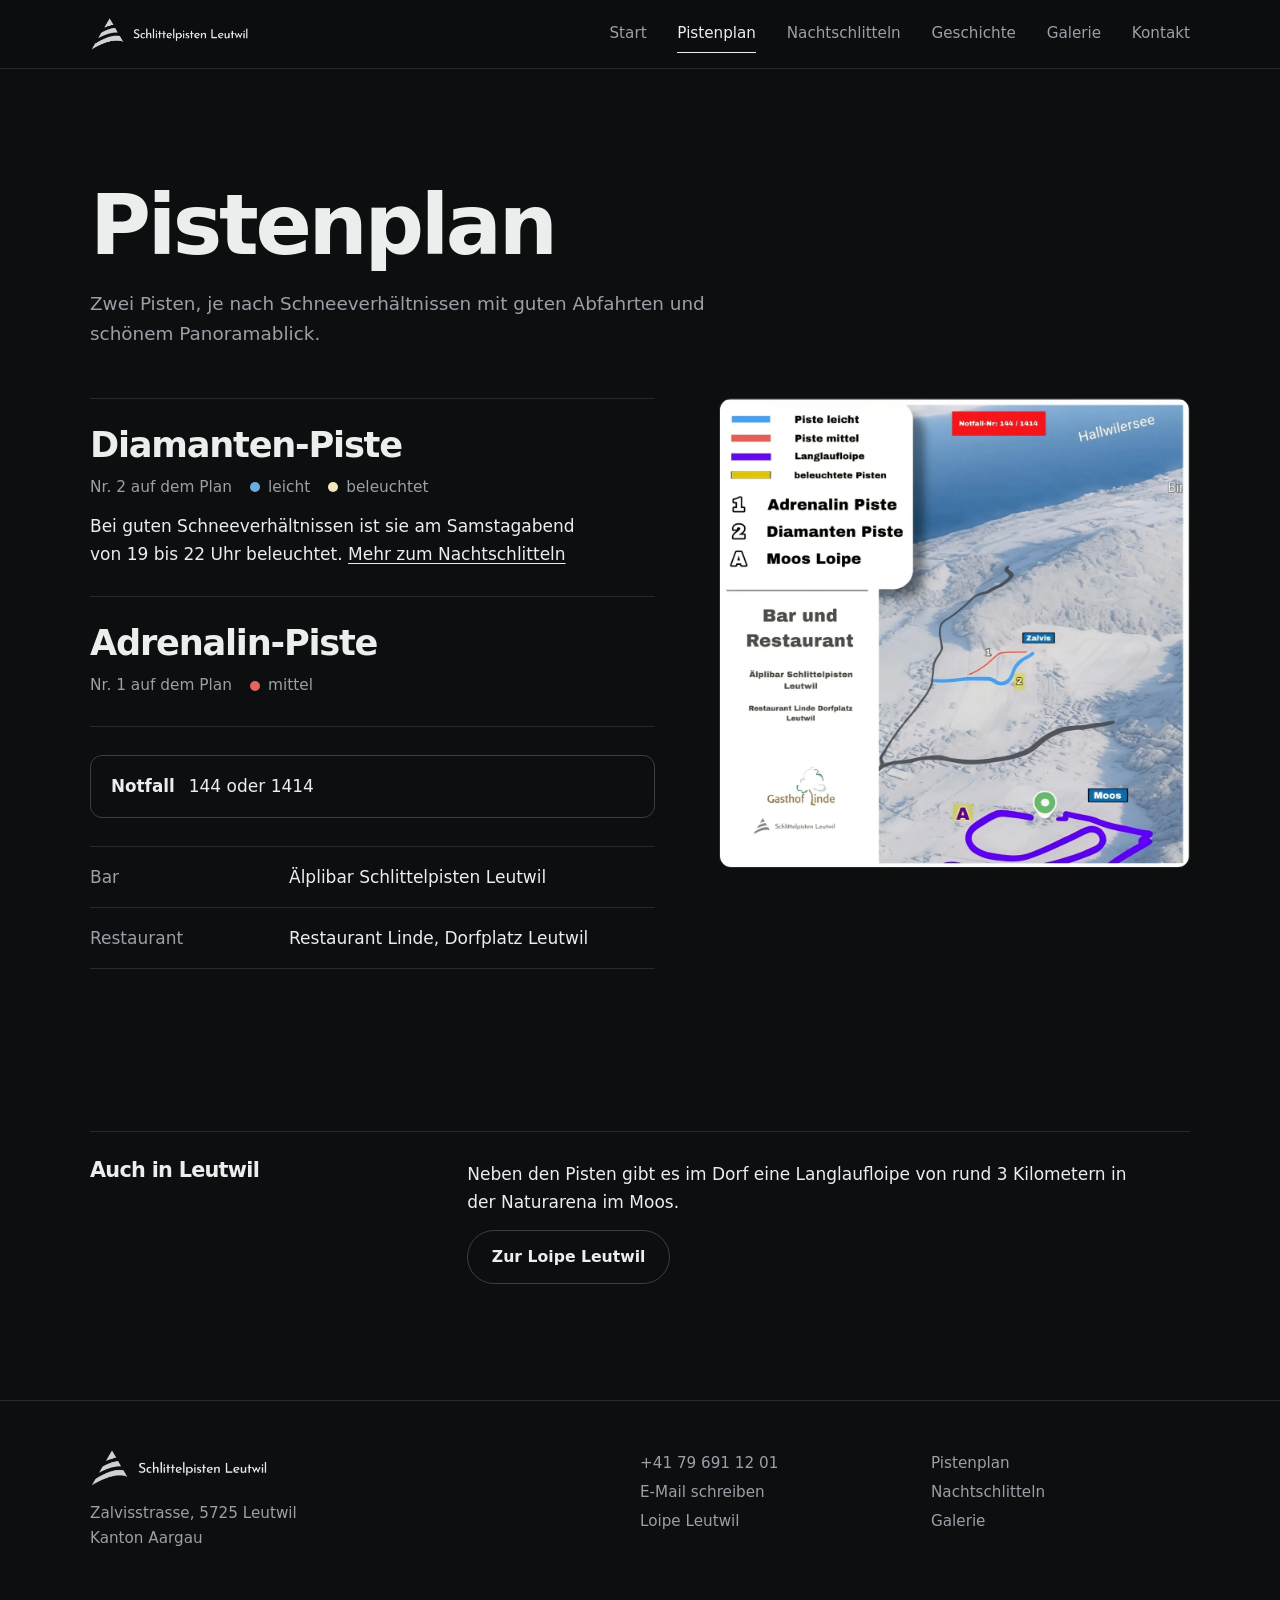
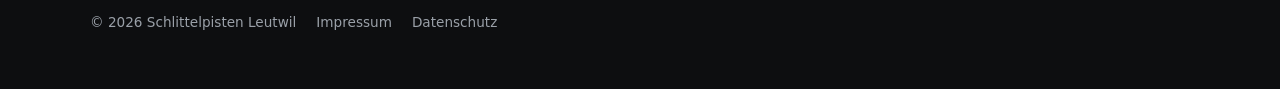
<file: pistenplan.html>
<!doctype html>
<html lang="de-CH">
<head>
<meta charset="utf-8">
<meta name="viewport" content="width=device-width,initial-scale=1">
<title>Pistenplan – Schlittelpisten Leutwil</title>
<meta name="description" content="Die zwei Schlittelpisten in Leutwil: Adrenalin-Piste und Diamanten-Piste, dazu Moos-Loipe, Bar und Restaurant.">
<meta name="theme-color" content="#0d0e10">
<meta property="og:title" content="Pistenplan – Schlittelpisten Leutwil">
<meta property="og:description" content="Die zwei Schlittelpisten in Leutwil: Adrenalin-Piste und Diamanten-Piste, dazu Moos-Loipe, Bar und Restaurant.">
<meta property="og:type" content="website">
<link rel="icon" type="image/png" href="/favicon.png">
<link rel="stylesheet" href="/style.css">
</head>
<body>
<a class="skip" href="#inhalt">Zum Inhalt springen</a>
<header class="site-header">
<div class="wrap">
<a class="brand" href="/" aria-label="Schlittelpisten Leutwil, Startseite"><img src="/logo.png" width="159" height="34" alt="Schlittelpisten Leutwil"></a>
<button class="menu-btn" type="button" aria-expanded="false" aria-controls="site-nav">Menü</button>
<nav class="nav" id="site-nav" aria-label="Hauptmenü">
<a href="/">Start</a>
<a href="/pistenplan" aria-current="page">Pistenplan</a>
<a href="/nachtschlitteln">Nachtschlitteln</a>
<a href="/geschichte">Geschichte</a>
<a href="/galerie">Galerie</a>
<a href="/kontakt">Kontakt</a>
</nav>
</div>
</header>
<main id="inhalt">

<div class="wrap">
<div class="page-head">
<h1>Pistenplan</h1>
<p class="lead">Zwei Pisten, je nach Schneeverhältnissen mit guten Abfahrten und schönem Panoramablick.</p>
</div>
<div class="split" style="padding-bottom:clamp(48px,7vw,96px)">
<div>
<div class="pisten">
<article class="piste">
<h2>Diamanten-Piste</h2>
<div class="meta"><span>Nr. 2 auf dem Plan</span><span class="chip leicht">leicht</span><span class="chip licht">beleuchtet</span></div>
<p>Bei guten Schneeverhältnissen ist sie am Samstagabend von 19 bis 22 Uhr beleuchtet. <a href="/nachtschlitteln" style="text-underline-offset:3px">Mehr zum Nachtschlitteln</a></p>
</article>
<article class="piste">
<h2>Adrenalin-Piste</h2>
<div class="meta"><span>Nr. 1 auf dem Plan</span><span class="chip mittel">mittel</span></div>
</article>
</div>
<div class="notice"><b>Notfall</b><span>144 oder 1414</span></div>
<dl class="facts" style="margin-top:28px">
<div><dt>Bar</dt><dd>Älplibar Schlittelpisten Leutwil</dd></div>
<div><dt>Restaurant</dt><dd>Restaurant Linde, Dorfplatz Leutwil</dd></div>
</dl>
</div>
<figure class="plan">
<img src="/foto-pistenplan.webp" width="2340" height="2336" alt="Pistenplan mit Adrenalin-Piste, Diamanten-Piste und Moos-Loipe">

</figure>
</div>
<div class="also" style="margin-bottom:clamp(64px,9vw,120px)">
<h3>Auch in Leutwil</h3>
<div class="prose">
<p>Neben den Pisten gibt es im Dorf eine Langlaufloipe von rund 3 Kilometern in der Naturarena im Moos.</p>
<p style="margin-top:14px"><a class="btn" href="https://loipeleutwil.ch" rel="noopener">Zur Loipe Leutwil</a></p>
</div>
</div>
</div>
</main>
<footer class="site-footer">
<div class="wrap">
<div>
<img src="/logo.png" width="178" height="38" alt="Schlittelpisten Leutwil">
<p>Zalvisstrasse, 5725 Leutwil</p>
<p>Kanton Aargau</p>
</div>
<div>
<a href="tel:+41796911201">+41 79 691 12 01</a>
<a href="mailto:schlittelpisten.leutwil@gmail.com">E-Mail schreiben</a>
<a href="https://loipeleutwil.ch" rel="noopener">Loipe Leutwil</a>
</div>
<div>
<a href="/pistenplan">Pistenplan</a>
<a href="/nachtschlitteln">Nachtschlitteln</a>
<a href="/galerie">Galerie</a>
</div>
<p class="small">© 2026 Schlittelpisten Leutwil<a href="/impressum">Impressum</a><a href="/datenschutz">Datenschutz</a></p>
</div>
</footer>
<script src="/status.js" defer></script>
<script src="/site.js" defer></script>
</body>
</html>
</file>
<file: style.css>
:root{--bg:#0d0e10;--s1:#15171a;--s2:#1c1f23;--line:#262a2f;--line2:#3a3f46;--tx:#eceded;--mu:#9aa0a8;--warm:#f4e6bd;--blue:#6aaee0;--red:#e0675e;--wrap:1180px}
*{box-sizing:border-box}
html{scroll-behavior:smooth;-webkit-text-size-adjust:100%}
body{margin:0;background:var(--bg);color:var(--tx);font:400 1.0625rem/1.65 Inter,"Segoe UI",system-ui,-apple-system,"Helvetica Neue",Arial,sans-serif;-webkit-font-smoothing:antialiased;overflow-x:hidden}
img{display:block;max-width:100%;height:auto}
a{color:inherit}
p{margin:0}
h1,h2,h3{margin:0;font-weight:800;line-height:1.02;letter-spacing:-.035em}
.wrap{width:100%;max-width:var(--wrap);margin:0 auto;padding:0 clamp(20px,4vw,40px)}
.skip{position:absolute;left:-999px;top:8px;background:var(--tx);color:var(--bg);padding:8px 14px;border-radius:8px;z-index:100}
.skip:focus{left:8px}
:focus-visible{outline:2px solid var(--warm);outline-offset:3px}
.muted{color:var(--mu)}

/* Kopfzeile */
.site-header{position:sticky;top:0;z-index:50;background:rgba(13,14,16,.82);-webkit-backdrop-filter:blur(14px);backdrop-filter:blur(14px);border-bottom:1px solid var(--line)}
.site-header .wrap{display:flex;align-items:center;justify-content:space-between;gap:24px;height:68px}
.brand{display:block;line-height:0}
.brand img{height:34px;width:auto}
.nav{display:flex;gap:clamp(16px,2.4vw,32px)}
.nav a{text-decoration:none;color:var(--mu);font-size:.95rem;font-weight:500;padding:6px 0;border-bottom:1px solid transparent;transition:color .2s,border-color .2s}
.nav a:hover{color:var(--tx)}
.nav a[aria-current="page"]{color:var(--tx);border-bottom-color:var(--tx)}
.menu-btn{display:none;background:none;border:1px solid var(--line2);color:var(--tx);font:inherit;font-size:.9rem;font-weight:600;padding:8px 16px;border-radius:999px;cursor:pointer}
@media(max-width:820px){
  .menu-btn{display:block}
  .nav{display:none;position:absolute;left:0;right:0;top:68px;flex-direction:column;gap:0;background:var(--bg);border-bottom:1px solid var(--line);padding:8px clamp(20px,4vw,40px) 20px}
  .nav.open{display:flex}
  .nav a{padding:14px 0;font-size:1.1rem;border-bottom:1px solid var(--line)}
}

/* Knöpfe */
.btn{display:inline-flex;align-items:center;justify-content:center;gap:8px;padding:.85em 1.5em;border-radius:999px;border:1px solid var(--line2);background:transparent;color:var(--tx);font:inherit;font-size:.98rem;font-weight:600;text-decoration:none;cursor:pointer;transition:background .2s,color .2s,border-color .2s}
.btn:hover{border-color:var(--tx)}
.btn-solid{background:var(--tx);color:var(--bg);border-color:var(--tx)}
.btn-solid:hover{background:var(--warm);border-color:var(--warm)}

/* Hero mit Flutlicht */
.hero{position:relative;min-height:88vh;min-height:min(88svh,860px);display:flex;align-items:flex-end;overflow:hidden;border-bottom:1px solid var(--line)}
.hero-photo{position:absolute;inset:0;--x:62%;--y:60%;--r:380px}
.hero-photo img{position:absolute;inset:0;width:100%;height:100%;object-fit:cover;object-position:50% 40%}
.hero-photo .torches{opacity:0;mix-blend-mode:screen;transition:opacity 1.2s}
.hero-photo .village{mix-blend-mode:screen}
.hero[data-lights="on"] .base{filter:brightness(.42) saturate(.3) contrast(1.05)}
.hero[data-lights="on"] .torches{opacity:1}
.hero-photo .base{filter:brightness(.15) saturate(.15) contrast(1.1);transition:filter 1.2s}
.hero-photo .lit{filter:saturate(.8) brightness(1.55);-webkit-mask-image:radial-gradient(circle var(--r) at var(--x) var(--y),#000 0,rgba(0,0,0,.9) 30%,rgba(0,0,0,.45) 62%,transparent 100%);mask-image:radial-gradient(circle var(--r) at var(--x) var(--y),#000 0,rgba(0,0,0,.9) 30%,rgba(0,0,0,.45) 62%,transparent 100%)}
.hero-photo .glow{position:absolute;inset:0;background:radial-gradient(circle var(--r) at var(--x) var(--y),rgba(255,236,190,.2),transparent 70%);mix-blend-mode:screen;pointer-events:none;transition:opacity .5s}
.hero::after{content:"";position:absolute;inset:0;background:linear-gradient(to top,rgba(13,14,16,.94) 0,rgba(13,14,16,.5) 34%,rgba(13,14,16,0) 62%);pointer-events:none}
.hero-inner{position:relative;z-index:2;width:100%;padding-top:80px;padding-bottom:clamp(36px,6vw,72px);display:grid;grid-template-columns:minmax(0,1fr) auto;gap:32px;align-items:end}
.hero h1{font-size:clamp(2.7rem,9vw,7rem);line-height:.92;letter-spacing:-.045em}
.hero .lead{margin-top:22px;max-width:46ch;font-size:clamp(1.02rem,1.6vw,1.2rem);color:#d3d5d8}
.hero .actions{margin-top:30px;display:flex;flex-wrap:wrap;gap:12px}
.flood-ctl{display:flex;flex-direction:column;align-items:flex-end;gap:10px}
.flood-toggle{justify-content:space-between;gap:18px}
.flood-toggle{display:inline-flex;align-items:center;gap:12px;background:rgba(13,14,16,.6);-webkit-backdrop-filter:blur(8px);backdrop-filter:blur(8px);border:1px solid var(--line2);color:var(--tx);font:inherit;font-size:.95rem;font-weight:600;padding:10px 14px 10px 18px;border-radius:999px;cursor:pointer}
.flood-toggle .track{position:relative;width:42px;height:24px;border-radius:999px;background:var(--line2);transition:background .25s}
.flood-toggle .track::after{content:"";position:absolute;top:3px;left:3px;width:18px;height:18px;border-radius:50%;background:var(--tx);transition:transform .25s}
.flood-toggle[aria-checked="true"] .track{background:var(--warm)}
.flood-toggle[aria-checked="true"] .track::after{transform:translateX(18px);background:#2a2412}
.hint{font-size:.82rem;color:var(--mu)}
.hint .touch{display:none}
@media(hover:none){.hint .mouse{display:none}.hint .touch{display:inline}}
@media(max-width:700px){
  .hero-inner{grid-template-columns:minmax(0,1fr)}
  .flood-ctl{align-items:flex-start;flex-direction:row;flex-wrap:wrap;align-items:center}
  .hero-photo img{object-position:30% 50%}

}

/* Abschnitte */
.sec{padding:clamp(64px,10vw,128px) 0}
.sec+.sec{border-top:1px solid var(--line)}
.sec-head{display:flex;justify-content:space-between;align-items:end;gap:24px;margin-bottom:clamp(28px,4vw,48px)}
.sec h2{font-size:clamp(1.9rem,4.4vw,3.2rem)}
.sec-head .more{color:var(--mu);text-decoration:none;font-weight:600;white-space:nowrap;border-bottom:1px solid var(--line2);padding-bottom:2px}
.sec-head .more:hover{color:var(--tx);border-color:var(--tx)}
.page-head{padding:clamp(56px,9vw,120px) 0 clamp(28px,4vw,48px)}
.page-head h1{font-size:clamp(2.4rem,7vw,5.2rem);letter-spacing:-.04em}
.page-head .lead{margin-top:20px;max-width:56ch;font-size:1.15rem;color:var(--mu)}
.prose{max-width:62ch}
.prose p+p{margin-top:1.15em}
.prose h2{font-size:clamp(1.5rem,3vw,2rem);margin:2em 0 .6em}
.prose h2:first-child{margin-top:0}
.story{font-size:1.15rem;line-height:1.7}

/* Stand */
.stand{display:grid;grid-template-columns:minmax(0,5fr) minmax(0,7fr);gap:clamp(28px,5vw,72px);align-items:start}
.status{display:flex;align-items:center;gap:14px;font-size:clamp(1.3rem,2.6vw,1.8rem);font-weight:700;letter-spacing:-.02em;line-height:1.2}
.dot{flex:none;width:12px;height:12px;border-radius:50%;background:var(--warm);box-shadow:0 0 0 6px rgba(244,230,189,.14)}
.stand p.note{margin-top:16px;color:var(--mu);max-width:44ch}
.season{margin-top:36px;padding-top:24px;border-top:1px solid var(--line)}
.season .row{display:flex;justify-content:space-between;gap:16px;font-size:.95rem;color:var(--mu);margin-bottom:12px}
.season .row b{color:var(--tx);font-weight:600}
.bar{height:4px;background:var(--line);border-radius:4px;overflow:hidden}
.bar i{display:block;height:100%;width:0;background:var(--warm);border-radius:4px}
.snowcard{background:#e8e9eb;color:#202225;border-radius:16px;padding:clamp(16px,2.4vw,28px)}
.snowcard h3{font-size:1.2rem;letter-spacing:-.02em;margin-bottom:14px;color:#111}
#infosnowContainer{overflow-x:auto;font-size:.95rem;line-height:1.5}
#infosnowContainer [id$="607_-5"]{display:none!important}
#infosnowContainer table td,#infosnowContainer table th{background-color:#444!important;color:#fff!important}
@media(max-width:860px){.stand{grid-template-columns:minmax(0,1fr)}}

/* Kacheln mit Bild */
.tiles{display:grid;grid-template-columns:repeat(3,minmax(0,1fr));gap:20px}
.tile{display:block;text-decoration:none}
.tile .ph{overflow:hidden;border-radius:12px;background:var(--s1)}
.tile img{width:100%;aspect-ratio:4/3;object-fit:cover;filter:grayscale(.55) brightness(.82);transition:filter .5s,transform .8s}
.tile:hover img,.tile:focus-visible img{filter:none;transform:scale(1.03)}
.tile h3{font-size:1.5rem;margin-top:18px;letter-spacing:-.025em}
.tile p{margin-top:6px;color:var(--mu);max-width:34ch}
@media(max-width:820px){.tiles{grid-template-columns:minmax(0,1fr);gap:36px}}

/* Fakten */
.facts{margin:0;border-top:1px solid var(--line)}
.facts div{display:grid;grid-template-columns:minmax(0,1fr) minmax(0,2fr);gap:16px;padding:16px 0;border-bottom:1px solid var(--line)}
.facts dt{color:var(--mu)}
.facts dd{margin:0;font-weight:500}
.facts a{text-decoration:underline;text-underline-offset:3px}
@media(max-width:560px){.facts div{grid-template-columns:minmax(0,1fr);gap:2px}}

/* Pisten */
.split{display:grid;grid-template-columns:minmax(0,6fr) minmax(0,5fr);gap:clamp(28px,5vw,72px);align-items:start}
.pisten{display:grid;gap:0}
.piste{padding:28px 0;border-top:1px solid var(--line)}
.piste:last-child{border-bottom:1px solid var(--line)}
.piste h2{font-size:clamp(1.6rem,3.2vw,2.2rem)}
.piste .meta{display:flex;flex-wrap:wrap;gap:8px 18px;margin-top:12px;color:var(--mu);font-size:.96rem}
.chip{display:inline-flex;align-items:center;gap:8px}
.chip::before{content:"";width:10px;height:10px;border-radius:50%;background:var(--c,var(--mu))}
.chip.leicht{--c:var(--blue)}
.chip.mittel{--c:var(--red)}
.chip.licht{--c:var(--warm)}
.piste p{margin-top:12px;max-width:48ch}
.plan img{width:100%;border-radius:12px;border:1px solid var(--line)}
.plan figcaption,.cap{margin-top:10px;font-size:.88rem;color:var(--mu)}
.plan{margin:0}
.notice{margin-top:28px;border:1px solid var(--line2);border-radius:12px;padding:16px 20px;display:flex;gap:14px;align-items:baseline}
.notice b{font-size:1.05rem}
.also{margin-top:clamp(40px,6vw,72px);padding-top:28px;border-top:1px solid var(--line);display:grid;grid-template-columns:minmax(0,1fr) minmax(0,2fr);gap:16px}
.also h3{font-size:1.3rem}
@media(max-width:860px){.split{grid-template-columns:minmax(0,1fr)}.also{grid-template-columns:minmax(0,1fr)}}

/* Bildstrecke */
.wide-photo{margin:0}
.wide-photo img{width:100%;max-height:68vh;object-fit:cover;border-radius:12px}
.pair{display:grid;grid-template-columns:repeat(3,minmax(0,1fr));gap:20px;margin-top:20px}
.pair img{width:100%;aspect-ratio:3/4;object-fit:cover;border-radius:12px}
.pair figure{margin:0}
@media(max-width:700px){.pair{grid-template-columns:minmax(0,1fr)}.pair img{aspect-ratio:4/3}}

/* Geschichte */
.timeline{list-style:none;margin:0;padding:0;border-top:1px solid var(--line)}
.timeline li{display:grid;grid-template-columns:minmax(0,1fr) minmax(0,3fr);gap:16px;padding:20px 0;border-bottom:1px solid var(--line)}
.timeline .y{font-weight:700;letter-spacing:-.01em}
.timeline .t{max-width:60ch;color:#d3d5d8}
@media(max-width:560px){.timeline li{grid-template-columns:minmax(0,1fr);gap:4px}}
.thanks{margin-top:36px;color:var(--mu);max-width:60ch}

/* Galerie */
.gallery{columns:3 300px;column-gap:20px}
.gallery figure{break-inside:avoid;margin:0 0 28px}
.g-open{display:block;width:100%;padding:0;border:0;background:none;cursor:zoom-in;border-radius:12px;overflow:hidden}
.g-open img{width:100%;transition:transform .6s,filter .4s;filter:saturate(.85)}
.g-open:hover img{transform:scale(1.025);filter:none}
.gallery figcaption{margin-top:12px;color:#c4c8cd;font-size:.95rem;line-height:1.5;max-width:44ch}
.lb{position:fixed;inset:0;z-index:200;background:rgba(8,9,10,.94);display:flex;align-items:center;justify-content:center;padding:56px 16px 24px}
.lb[hidden]{display:none}
.lb figure{margin:0;max-width:min(1100px,100%);display:flex;flex-direction:column;align-items:center}
.lb img{max-height:76vh;max-width:100%;width:auto;border-radius:8px}
.lb figcaption{margin-top:14px;text-align:center;color:#d3d5d8;max-width:60ch}
.lb button{position:absolute;background:none;border:1px solid var(--line2);color:var(--tx);width:46px;height:46px;border-radius:50%;font-size:1.6rem;line-height:1;cursor:pointer}
.lb button:hover{border-color:var(--tx)}
.lb-close{top:14px;right:14px}
.lb-prev{left:14px;top:50%;transform:translateY(-50%)}
.lb-next{right:14px;top:50%;transform:translateY(-50%)}
@media(max-width:700px){.lb-prev,.lb-next{top:auto;bottom:14px;transform:none}.lb-prev{left:calc(50% - 56px)}.lb-next{right:calc(50% - 56px)}.lb{padding-bottom:80px}}

/* Kontakt */
.contact-big{display:inline-block;font-size:clamp(1.15rem,2.4vw,1.5rem);font-weight:700;letter-spacing:-.02em;text-decoration:none;line-height:1.3;word-break:break-word;border-bottom:1px solid var(--line2);padding-bottom:2px}
.contact-big:hover{color:var(--warm);border-color:var(--warm)}
.contact-grid{display:grid;grid-template-columns:minmax(0,7fr) minmax(0,5fr);gap:clamp(32px,6vw,88px);align-items:start;padding-bottom:clamp(64px,9vw,120px)}
.contact-info .cap{margin:0 0 6px}
.contact-info .block+.block{margin-top:28px}
@media(max-width:820px){.contact-grid{grid-template-columns:minmax(0,1fr)}}
.form{display:grid;gap:18px}
.field label{display:block;font-size:.92rem;font-weight:600;margin-bottom:8px}
.field input,.field textarea{width:100%;font:inherit;color:var(--tx);background:var(--s1);border:1px solid var(--line2);border-radius:10px;padding:14px 16px;transition:border-color .2s,background .2s}
.field textarea{min-height:170px;resize:vertical}
.field input:hover,.field textarea:hover{border-color:#555b63}
.field input:focus,.field textarea:focus{outline:none;border-color:var(--warm);background:var(--s2)}
.hp{position:absolute;left:-9999px;width:1px;height:1px;overflow:hidden}
.form .btn{justify-self:start}
.form .btn[disabled]{opacity:.55;cursor:wait}
.form-note{font-size:.85rem;color:var(--mu);max-width:56ch}
.form-msg{padding:16px 20px;border-radius:10px;border:1px solid var(--line2);font-weight:500}
.form-msg[hidden]{display:none}
.form-msg.ok{border-color:var(--warm)}
.form-msg.err{border-color:var(--red)}
.form-msg a{text-decoration:underline;text-underline-offset:3px}
.strip{display:grid;grid-template-columns:minmax(0,1fr) auto;gap:24px;align-items:end}
@media(max-width:700px){.strip{grid-template-columns:minmax(0,1fr)}}

/* Fusszeile */
.site-footer{border-top:1px solid var(--line);padding:48px 0 56px;color:var(--mu);font-size:.95rem}
.site-footer .wrap{display:grid;grid-template-columns:minmax(0,2fr) minmax(0,1fr) minmax(0,1fr);gap:32px}
.site-footer img{height:38px;width:auto;margin-bottom:14px}
.site-footer a{text-decoration:none;display:block;padding:2px 0}
.site-footer a:hover{color:var(--tx)}
.site-footer .small{margin-top:28px;font-size:.85rem;grid-column:1/-1}
.site-footer .small a{display:inline;margin-left:20px}
@media(max-width:700px){.site-footer .wrap{grid-template-columns:minmax(0,1fr)}}

@media(prefers-reduced-motion:reduce){
  html{scroll-behavior:auto}
  *,*::before,*::after{transition-duration:.01ms!important}
}

/* Nachtschlitteln angesagt / abgesagt */
.nacht{display:flex;gap:16px;align-items:flex-start;border:1px solid var(--line2);border-radius:14px;padding:18px 22px;max-width:46ch}
.nacht .dot{margin-top:.5em;background:var(--mu);box-shadow:0 0 0 6px rgba(154,160,168,.14)}
.nacht[data-state="angesagt"] .dot{background:var(--warm);box-shadow:0 0 0 6px rgba(244,230,189,.16)}
.nacht[data-state="abgesagt"] .dot{background:var(--red);box-shadow:0 0 0 6px rgba(224,103,94,.16)}
.nacht b{display:block;font-size:1.15rem;letter-spacing:-.01em;line-height:1.3}
.nacht span{display:block;color:var(--mu);font-size:.95rem;margin-top:4px}
.nacht .stand-t{font-size:.82rem;margin-top:10px}
.stand .nacht{margin-top:24px}

/* Lost Place bei der Geschichte */
.lost-hero{position:relative;overflow:hidden;border-bottom:1px solid var(--line)}
.lost-hero img.lost{object-fit:cover;filter:brightness(.34) contrast(1.05);opacity:.9;position:absolute;left:0;top:0;width:100%;height:100%;display:block}
.lost-hero .page-head{position:relative;padding-bottom:clamp(180px,26vw,340px)}
.lost-hero::after{content:"";position:absolute;inset:auto 0 0 0;height:90px;background:linear-gradient(to bottom,transparent,var(--bg));pointer-events:none}
.pair.two{grid-template-columns:repeat(2,minmax(0,1fr))}
@media(max-width:700px){.pair.two{grid-template-columns:minmax(0,1fr)}}
</file>
